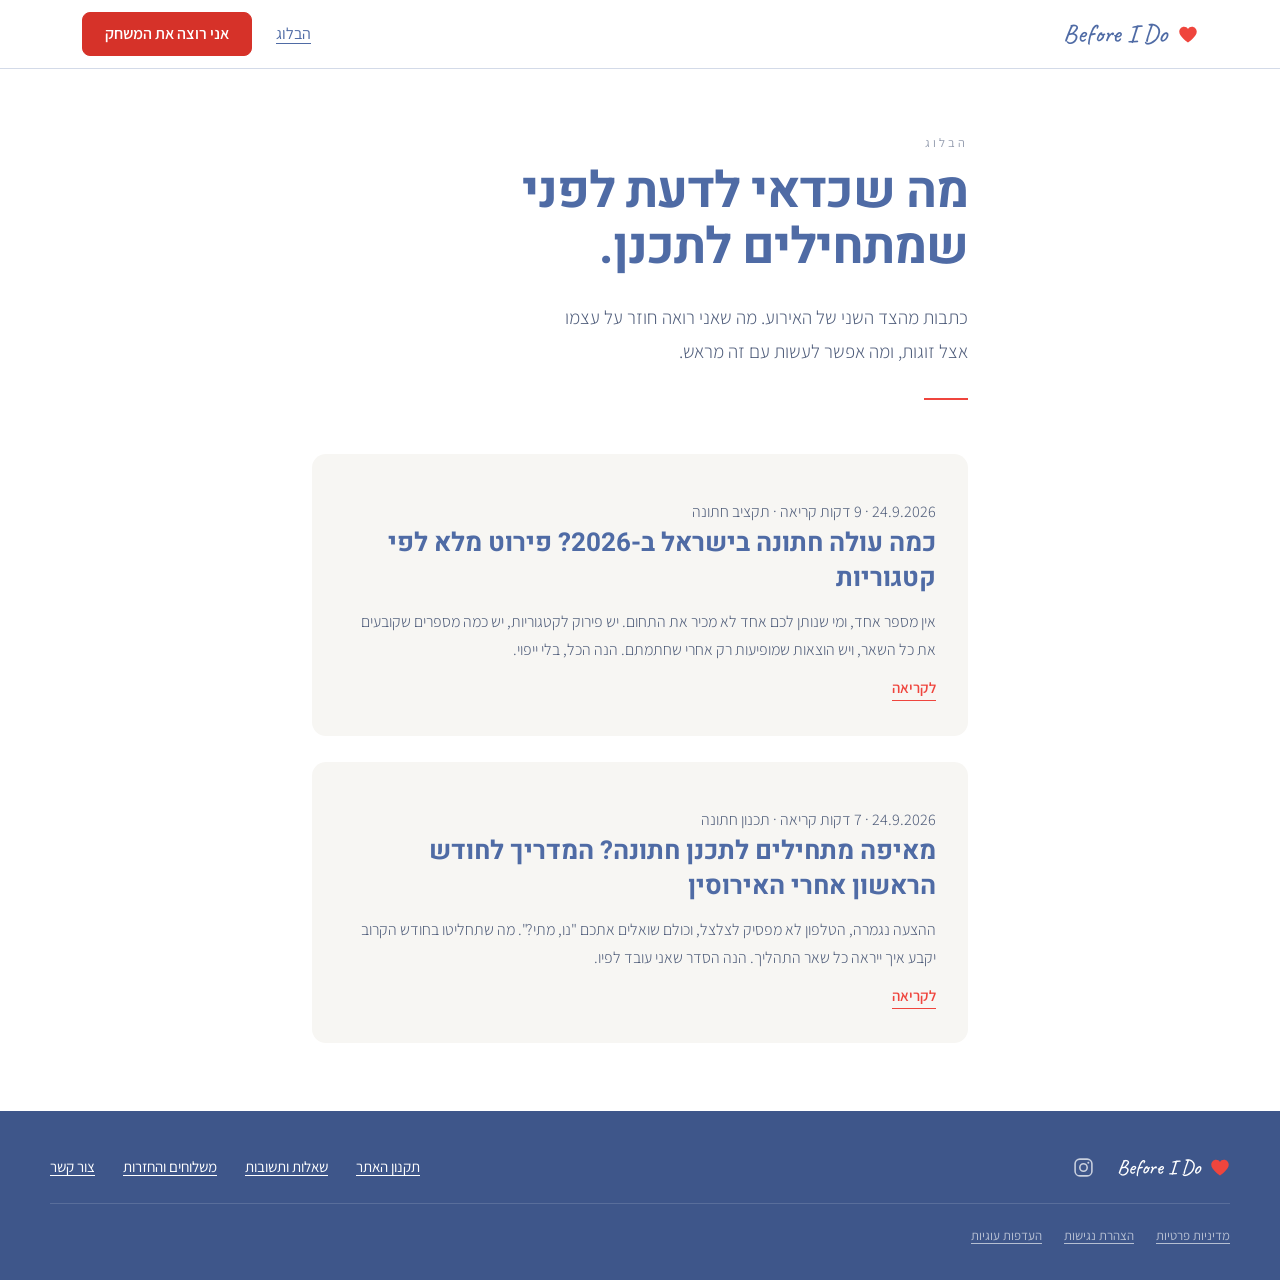
<file: blog/index.html>
<!DOCTYPE html>
<html lang="he" dir="rtl">
<head>
<meta charset="utf-8">
<meta name="viewport" content="width=device-width, initial-scale=1">
<title>הבלוג — Before I Do</title>
<meta name="description" content="כתבות על תכנון חתונה מהצד של המפיק: מאיפה מתחילים, איך מדברים על תקציב, ואיך עוברים את התהליך ביחד.">
<meta name="theme-color" content="#4F6BA5">
<link rel="canonical" href="https://www.beforeido.co.il/blog">
<link rel="icon" href="/assets/favicon.svg" type="image/svg+xml">
<link rel="stylesheet" href="/assets/fonts.css">
<meta property="og:type" content="website">
<meta property="og:locale" content="he_IL">
<meta property="og:site_name" content="Before I Do">
<meta property="og:url" content="https://www.beforeido.co.il/blog">
<meta property="og:title" content="הבלוג — Before I Do">
<meta property="og:description" content="כתבות על תכנון חתונה מהצד של המפיק: מאיפה מתחילים, איך מדברים על תקציב, ואיך עוברים את התהליך ביחד.">
<meta property="og:image" content="https://www.beforeido.co.il/assets/og-card.png">
<meta name="twitter:card" content="summary_large_image">
<script type="application/ld+json">{"@context":"https://schema.org","@type":"Blog","@id":"https://www.beforeido.co.il/blog#blog","name":"הבלוג של Before I Do","inLanguage":"he-IL","publisher":{"@id":"https://www.beforeido.co.il/#org"},"blogPost":[{"@type":"BlogPosting","headline":"כמה עולה חתונה בישראל ב-2026? פירוט מלא לפי קטגוריות","datePublished":"2026-09-24","url":"https://www.beforeido.co.il/blog/kama-ola-chatuna-beisrael-2026"},{"@type":"BlogPosting","headline":"מאיפה מתחילים לתכנן חתונה? המדריך לחודש הראשון אחרי האירוסין","datePublished":"2026-09-24","url":"https://www.beforeido.co.il/blog/meifo-matchilim-letachnen-chatuna"}]}</script>
<style>
  *, *::before, *::after { box-sizing: border-box; }
  :root { color-scheme: light; }
  html { -webkit-text-size-adjust: 100%; }
  body {
    margin: 0; background: #fff; color: #2F3F63;
    font: 300 17px/1.85 Assistant, system-ui, sans-serif;
  }
  a { color: #4F6BA5; }
  a:focus-visible, button:focus-visible {
    outline: 3px solid #EF453D; outline-offset: 3px; border-radius: 4px;
  }
  img { max-width: 100%; height: auto; }

  /* ── header ───────────────────────────────────────────── */
  .bl-top { background: #fff; border-bottom: 1.5px solid rgba(79,107,165,.25); }
  .bl-top-in {
    max-width: 1180px; margin: 0 auto; padding: 12px clamp(20px,5vw,32px);
    display: flex; align-items: center; justify-content: space-between;
    gap: 12px clamp(14px,3vw,26px); flex-wrap: wrap;
  }
  .bl-brand { display: inline-flex; align-items: center; gap: 11px; min-height: 44px; text-decoration: none; }
  .bl-brand span { font: 500 clamp(17px,2.94vw,26px)/1 Caveat, cursive; color: #4F6BA5; }
  .bl-top-nav { display: flex; align-items: center; gap: 10px clamp(14px,3vw,24px); flex-wrap: wrap; }
  .bl-top-nav > a {
    display: inline-flex; align-items: center; min-height: 44px;
    font: 400 16px/1 Assistant, sans-serif; color: #4F6BA5;
    text-decoration: underline; text-underline-offset: 4px;
  }
  .bl-cta {
    text-decoration: none !important; color: #fff !important;
    background: #D63229; border: 1.5px solid #D63229; border-radius: 8px;
    padding: 0 22px; height: 44px; font-weight: 600 !important; white-space: nowrap;
    transition: transform 200ms cubic-bezier(.22,.8,.3,1), box-shadow 200ms ease;
  }
  @media (hover: hover) { .bl-cta:hover { transform: translateY(-2px); box-shadow: 0 8px 20px rgba(31,44,74,.18); } }
  .bl-cta:active { transform: translateY(0); }

  /* ── shared shell ─────────────────────────────────────── */
  .bl-wrap { max-width: 720px; margin: 0 auto; padding: clamp(36px,6vw,68px) clamp(20px,5vw,32px); }
  .bl-eyebrow {
    margin: 0 0 14px; font: 400 12.5px/1 Assistant, sans-serif;
    letter-spacing: 3px; color: rgba(47,63,99,.5);
  }
  .bl-rule { display: block; width: 44px; height: 2px; background: #EF453D; margin: clamp(22px,3vw,30px) 0; }

  /* ── index ────────────────────────────────────────────── */
  .bl-index h1 {
    margin: 0; font: 700 clamp(30px,5vw,50px)/1.12 Heebo, sans-serif;
    letter-spacing: -1px; color: #4F6BA5;
  }
  .bl-index > p.bl-dek {
    margin: clamp(18px,2.4vw,24px) 0 0; max-width: 46ch;
    font: 300 clamp(17px,2.1vw,19px)/1.8 Assistant, sans-serif; color: rgba(47,63,99,.85);
  }
  .bl-list { margin: clamp(34px,5vw,54px) 0 0; display: flex; flex-direction: column; gap: clamp(20px,3vw,26px); }
  .bl-card {
    display: block; text-decoration: none; background: #F7F6F3;
    border-radius: 14px; padding: clamp(24px,3.4vw,32px);
    transition: transform 220ms cubic-bezier(.22,.8,.3,1), box-shadow 220ms ease;
  }
  @media (hover: hover) { .bl-card:hover { transform: translateY(-3px); box-shadow: 0 16px 34px rgba(31,44,74,.12); } }
  .bl-card-meta { margin: 0 0 12px; font: 400 13px/1 Assistant, sans-serif; color: rgba(47,63,99,.55); }
  .bl-card h2 {
    margin: 0; font: 700 clamp(20px,2.8vw,26px)/1.35 Heebo, sans-serif; color: #4F6BA5;
  }
  .bl-card p { margin: 12px 0 0; font: 300 16px/1.75 Assistant, sans-serif; color: rgba(47,63,99,.85); }
  .bl-card span.bl-more {
    display: inline-block; margin-top: 16px;
    font: 600 15px/1 Assistant, sans-serif; color: #EF453D;
    border-bottom: 1.5px solid #EF453D; padding-bottom: 5px;
  }

  /* ── article ──────────────────────────────────────────── */
  .bl-post h1 {
    margin: 0; font: 700 clamp(28px,4.6vw,46px)/1.15 Heebo, sans-serif;
    letter-spacing: -.8px; color: #4F6BA5;
  }
  .bl-lede {
    margin: clamp(20px,2.6vw,26px) 0 0;
    font: 300 clamp(18px,2.3vw,21px)/1.75 Assistant, sans-serif; color: rgba(47,63,99,.85);
  }
  .bl-body { margin-top: clamp(8px,1.4vw,14px); }
  .bl-body h2 {
    margin: clamp(38px,5vw,56px) 0 clamp(12px,1.6vw,18px);
    font: 700 clamp(22px,3vw,30px)/1.3 Heebo, sans-serif; color: #4F6BA5; letter-spacing: -.4px;
  }
  .bl-body h3 {
    margin: clamp(26px,3.4vw,34px) 0 clamp(8px,1.2vw,12px);
    font: 700 clamp(18px,2.2vw,21px)/1.4 Heebo, sans-serif; color: #2F3F63;
  }
  .bl-body p { margin: 0 0 clamp(14px,1.8vw,20px); }
  .bl-body strong { font-weight: 700; color: #4F6BA5; }
  .bl-body ul { margin: 0 0 clamp(16px,2vw,22px); padding-inline-start: 0; list-style: none; }
  .bl-body ul > li {
    position: relative; margin: 0 0 10px; padding-inline-start: 22px;
  }
  .bl-body ul > li::before {
    content: ""; position: absolute; inset-inline-start: 4px; top: .78em;
    width: 6px; height: 6px; border-radius: 50%; background: #EF453D;
  }

  /* A two-column figure list. Real table semantics through roles, so it
     reads correctly to a screen reader without a <table> to wrangle in RTL. */
  .bl-table {
    margin: 0 0 clamp(18px,2.4vw,26px);
    border-block-start: 1px solid rgba(79,107,165,.22);
  }
  .bl-table > [role="row"] {
    display: flex; align-items: baseline; justify-content: space-between;
    gap: 16px; padding: 14px 2px;
    border-block-end: 1px solid rgba(79,107,165,.22);
  }
  .bl-table [role="rowheader"] { font: 400 16px/1.4 Assistant, sans-serif; color: rgba(47,63,99,.85); }
  .bl-table [role="cell"] {
    font: 700 clamp(17px,2.1vw,19px)/1.2 Heebo, sans-serif; color: #4F6BA5;
    white-space: nowrap; direction: ltr; unicode-bidi: isolate;
  }

  /* ── the product, once, at the end ────────────────────── */
  .bl-plug {
    margin: clamp(44px,6vw,68px) 0 0; background: #4F6BA5; border-radius: 16px;
    padding: clamp(28px,4vw,40px); color: #fff; text-align: center;
  }
  .bl-plug p.bl-plug-eye {
    margin: 0 0 12px; font: 400 12.5px/1 Assistant, sans-serif;
    letter-spacing: 3px; color: rgba(255,255,255,.6);
  }
  .bl-plug h2 { margin: 0; font: 700 clamp(21px,2.8vw,27px)/1.35 Heebo, sans-serif; color: #fff; }
  .bl-plug p.bl-plug-body {
    margin: 14px auto 0; max-width: 46ch;
    font: 300 16px/1.8 Assistant, sans-serif; color: rgba(255,255,255,.9);
  }
  .bl-plug a {
    display: inline-flex; align-items: center; justify-content: center;
    margin-top: 24px; min-height: 52px; padding: 0 34px; border-radius: 8px;
    background: #fff; color: #4F6BA5; border: 1.5px solid #fff;
    font: 600 17px/1 Assistant, sans-serif; text-decoration: none; white-space: nowrap;
    transition: transform 200ms cubic-bezier(.22,.8,.3,1), box-shadow 200ms ease;
  }
  @media (hover: hover) { .bl-plug a:hover { transform: translateY(-2px); box-shadow: 0 8px 20px rgba(0,0,0,.2); } }
  .bl-plug a:active { transform: translateY(0); }

  .bl-back { margin: clamp(30px,4vw,44px) 0 0; font: 400 15px/1 Assistant, sans-serif; }
  .bl-back a { display: inline-flex; align-items: center; min-height: 44px; }

  /* ── footer (same bar the rest of the site carries) ───── */
  #bid-footer {
    background: #3E568A;
    padding: clamp(26px,3.6vw,34px) clamp(20px,5vw,32px) clamp(20px,3vw,26px);
    font-family: Assistant, system-ui, sans-serif;
  }
  .bid-f-bar {
    max-width: 1180px; margin: 0 auto;
    display: flex; flex-wrap: wrap; align-items: center;
    justify-content: space-between; gap: 2px clamp(18px,3vw,32px);
  }
  .bid-f-logo { display: inline-flex; align-items: center; gap: 10px; min-height: 44px; text-decoration: none; }
  .bid-f-logo span { font: 500 clamp(16px,2.4vw,21px)/1 Caveat, cursive; color: #fff; }
  .bid-f-links { display: flex; flex-wrap: wrap; align-items: center; gap: 0 clamp(16px,2.4vw,28px); }
  .bid-f-links > a {
    display: inline-flex; align-items: center; min-height: 44px;
    font: 400 15px/1.5 Assistant, sans-serif; color: #fff;
    text-decoration: underline; text-underline-offset: 3px;
  }
  .bid-f-fine {
    max-width: 1180px; margin: clamp(10px,1.4vw,14px) auto 0;
    padding-block-start: clamp(10px,1.4vw,14px);
    border-block-start: 1px solid rgba(255,255,255,.14);
    display: flex; flex-wrap: wrap; align-items: center; gap: 0 clamp(14px,2vw,22px);
  }
  .bid-f-fine > a {
    display: inline-flex; align-items: center; min-height: 36px;
    font: 400 13px/1.5 Assistant, sans-serif; color: rgba(255,255,255,.62);
    text-decoration: underline; text-underline-offset: 3px;
  }
  @media (hover: hover) { .bid-f-fine > a:hover { color: #fff; } }
  .bid-f-brand { display: inline-flex; align-items: center; gap: clamp(6px,1.4vw,12px); }
  .bid-f-ig {
    display: inline-flex; align-items: center; justify-content: center;
    width: 44px; height: 44px; color: rgba(255,255,255,.72); text-decoration: none;
    transition: color 200ms ease, transform 200ms cubic-bezier(.22,.8,.3,1);
  }
  .bid-f-ig svg { display: block; width: 21px; height: 21px; }
  @media (hover: hover) { .bid-f-ig:hover { color: #fff; transform: translateY(-2px); } }
  @media (max-width: 760px) {
    .bid-f-bar { justify-content: center; gap: 4px 0; }
    .bid-f-links { justify-content: center; gap: 0 20px; }
    .bid-f-fine { justify-content: center; gap: 0 18px; }
  }
  @media (prefers-reduced-motion: reduce) {
    * { transition: none !important; }
  }
</style>
<!-- Google tag (gtag.js) — denied until the cookie banner is answered -->
<script>
(function () {
  window.dataLayer = window.dataLayer || [];
  window.gtag = function () { dataLayer.push(arguments); };

  function state() {
    try {
      var raw = localStorage.getItem('bid-cookie-consent');
      return raw && JSON.parse(raw).value === 'all' ? 'granted' : 'denied';
    } catch (e) { return 'denied'; }
  }

  var v = state();
  gtag('consent', 'default', {
    ad_storage: v, ad_user_data: v, ad_personalization: v,
    analytics_storage: v, wait_for_update: 500
  });
  gtag('js', new Date());
  gtag('config', 'AW-18472514997');

  var last = v;
  setInterval(function () {
    var now = state();
    if (now === last) return;
    last = now;
    gtag('consent', 'update', {
      ad_storage: now, ad_user_data: now,
      ad_personalization: now, analytics_storage: now
    });
  }, 700);
})();
</script>
<script async src="https://www.googletagmanager.com/gtag/js?id=AW-18472514997"></script>
</head>
<body>
<header class="bl-top">
<div class="bl-top-in">
<a class="bl-brand" href="/"><svg width="20" height="17" viewBox="0 0 24 21" fill="#EF453D" aria-hidden="true" style="display:block"><path d="M12 20.4C12 20.4 1.2 13.3 1.2 7.1 1.2 3.7 3.9 1 7.1 1 9.2 1 11.1 2.1 12 3.8 12.9 2.1 14.8 1 16.9 1 20.1 1 22.8 3.7 22.8 7.1 22.8 13.3 12 20.4 12 20.4Z"></path></svg><span>Before I Do</span></a>
<nav class="bl-top-nav">
<a href="/blog">הבלוג</a>
<a class="bl-cta" href="/checkout">אני רוצה את המשחק</a>
</nav>
</div>
</header>
<main class="bl-wrap bl-index">
<p class="bl-eyebrow">הבלוג</p>
<h1>מה שכדאי לדעת לפני שמתחילים לתכנן.</h1>
<p class="bl-dek">כתבות מהצד השני של האירוע. מה שאני רואה חוזר על עצמו אצל זוגות, ומה אפשר לעשות עם זה מראש.</p>
<i class="bl-rule" aria-hidden="true"></i>
<div class="bl-list">
<a class="bl-card" href="/blog/kama-ola-chatuna-beisrael-2026">
<p class="bl-card-meta">24.9.2026 · 9 דקות קריאה · תקציב חתונה</p>
<h2>כמה עולה חתונה בישראל ב-2026? פירוט מלא לפי קטגוריות</h2>
<p>אין מספר אחד, ומי שנותן לכם אחד לא מכיר את התחום. יש פירוק לקטגוריות, יש כמה מספרים שקובעים את כל השאר, ויש הוצאות שמופיעות רק אחרי שחתמתם. הנה הכל, בלי ייפוי.</p>
<span class="bl-more">לקריאה</span>
</a>
<a class="bl-card" href="/blog/meifo-matchilim-letachnen-chatuna">
<p class="bl-card-meta">24.9.2026 · 7 דקות קריאה · תכנון חתונה</p>
<h2>מאיפה מתחילים לתכנן חתונה? המדריך לחודש הראשון אחרי האירוסין</h2>
<p>ההצעה נגמרה, הטלפון לא מפסיק לצלצל, וכולם שואלים אתכם "נו, מתי?". מה שתחליטו בחודש הקרוב יקבע איך ייראה כל שאר התהליך. הנה הסדר שאני עובד לפיו.</p>
<span class="bl-more">לקריאה</span>
</a>
</div>
</main>
<footer id="bid-footer" dir="rtl">
<div class="bid-f-bar">
<div class="bid-f-brand">
<a class="bid-f-logo" href="/">
<svg width="20" height="17" viewBox="0 0 24 21" fill="#EF453D" aria-hidden="true" style="display:block"><path d="M12 20.4C12 20.4 1.2 13.3 1.2 7.1 1.2 3.7 3.9 1 7.1 1 9.2 1 11.1 2.1 12 3.8 12.9 2.1 14.8 1 16.9 1 20.1 1 22.8 3.7 22.8 7.1 22.8 13.3 12 20.4 12 20.4Z"></path></svg>
<span>Before I Do</span>
</a>
<a class="bid-f-ig" href="https://www.instagram.com/beforeido_wedding" target="_blank" rel="noopener" aria-label="Before I Do באינסטגרם">
<svg viewBox="0 0 24 24" fill="none" stroke="currentColor" stroke-width="1.8" aria-hidden="true"><rect x="2.4" y="2.4" width="19.2" height="19.2" rx="5.4"/><circle cx="12" cy="12" r="4.2"/><circle cx="17.5" cy="6.5" r="1.15" fill="currentColor" stroke="none"/></svg>
</a>
</div>
<nav class="bid-f-links" aria-label="מידע ותקנון">
<a href="/terms#terms">תקנון האתר</a>
<a href="/#bid-faq-section">שאלות ותשובות</a>
<a href="/terms#returns">משלוחים והחזרות</a>
<a href="tel:0526604320">צור קשר</a>
</nav>
</div>
<div class="bid-f-fine">
<a href="/privacy#privacy">מדיניות פרטיות</a>
<a href="/privacy#accessibility">הצהרת נגישות</a>
<a href="/privacy#cookies">העדפות עוגיות</a>
</div>
</footer>
</body>
</html>
</file>
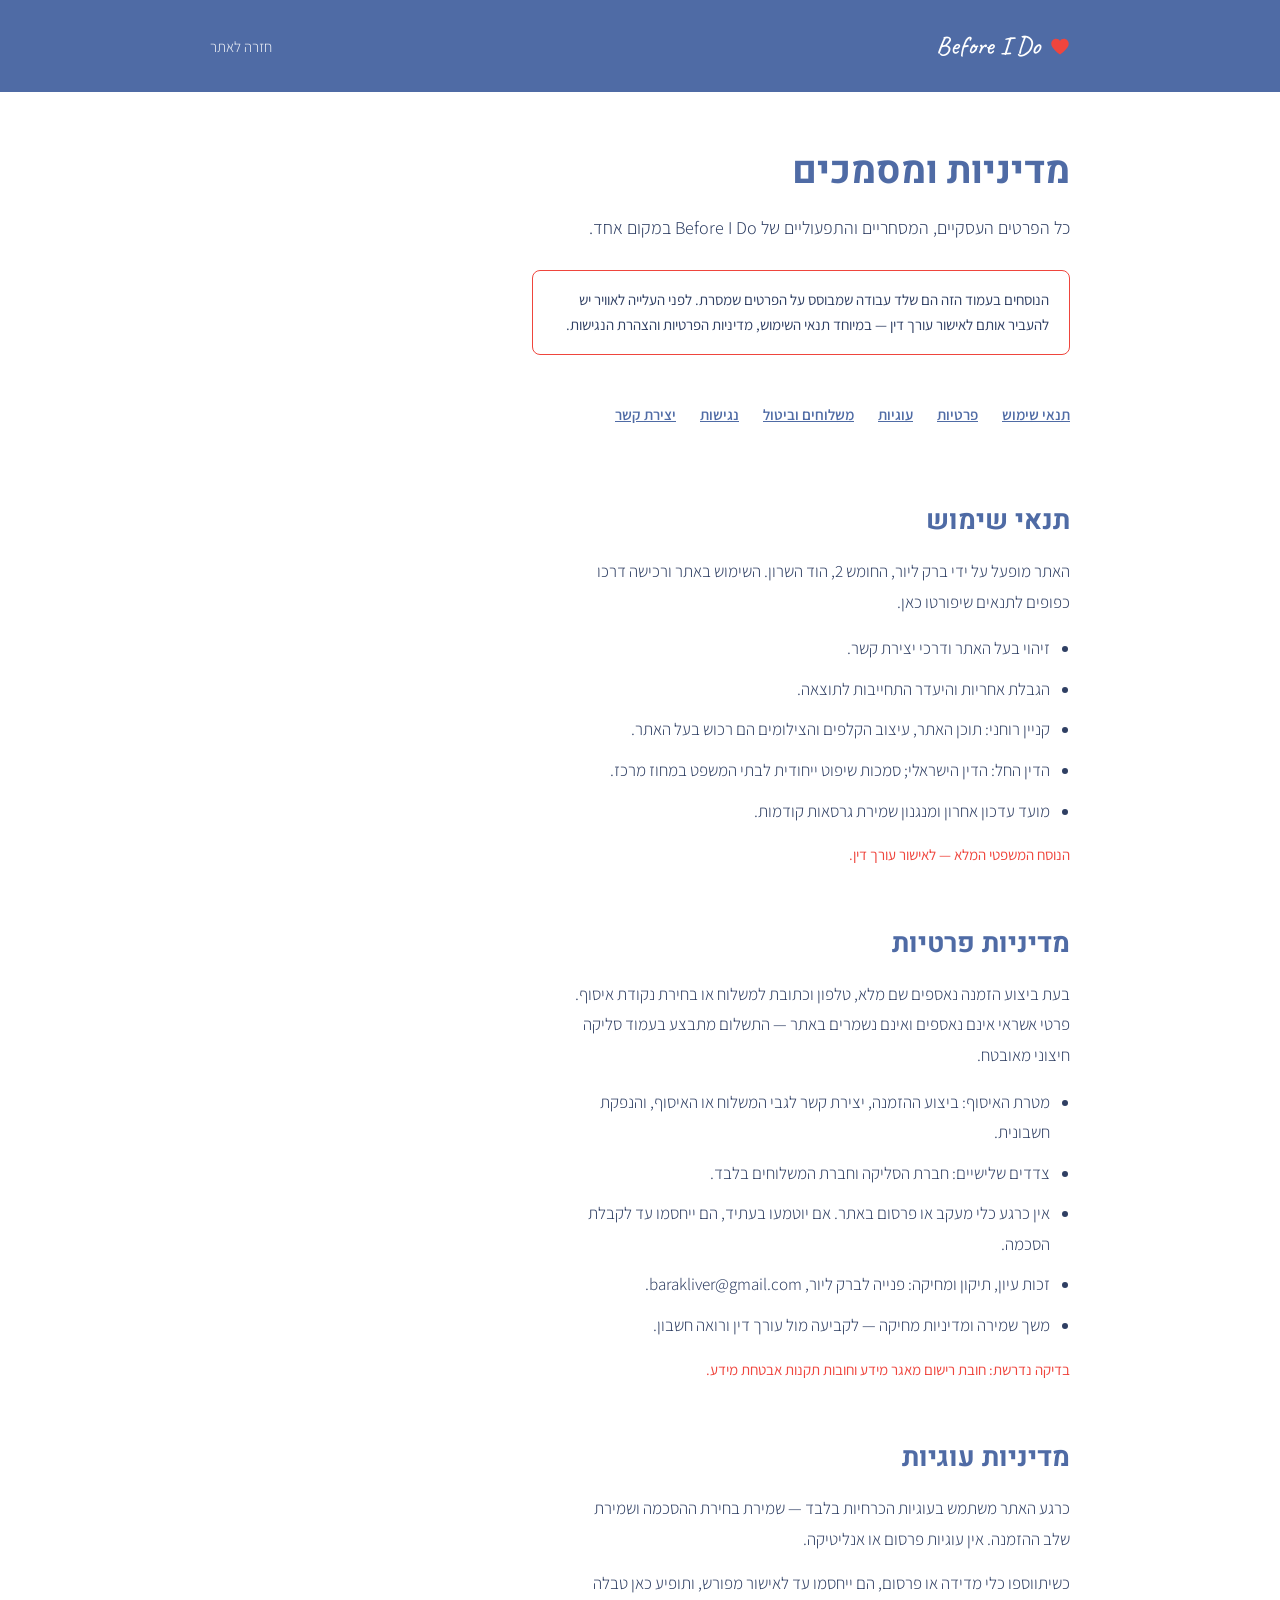
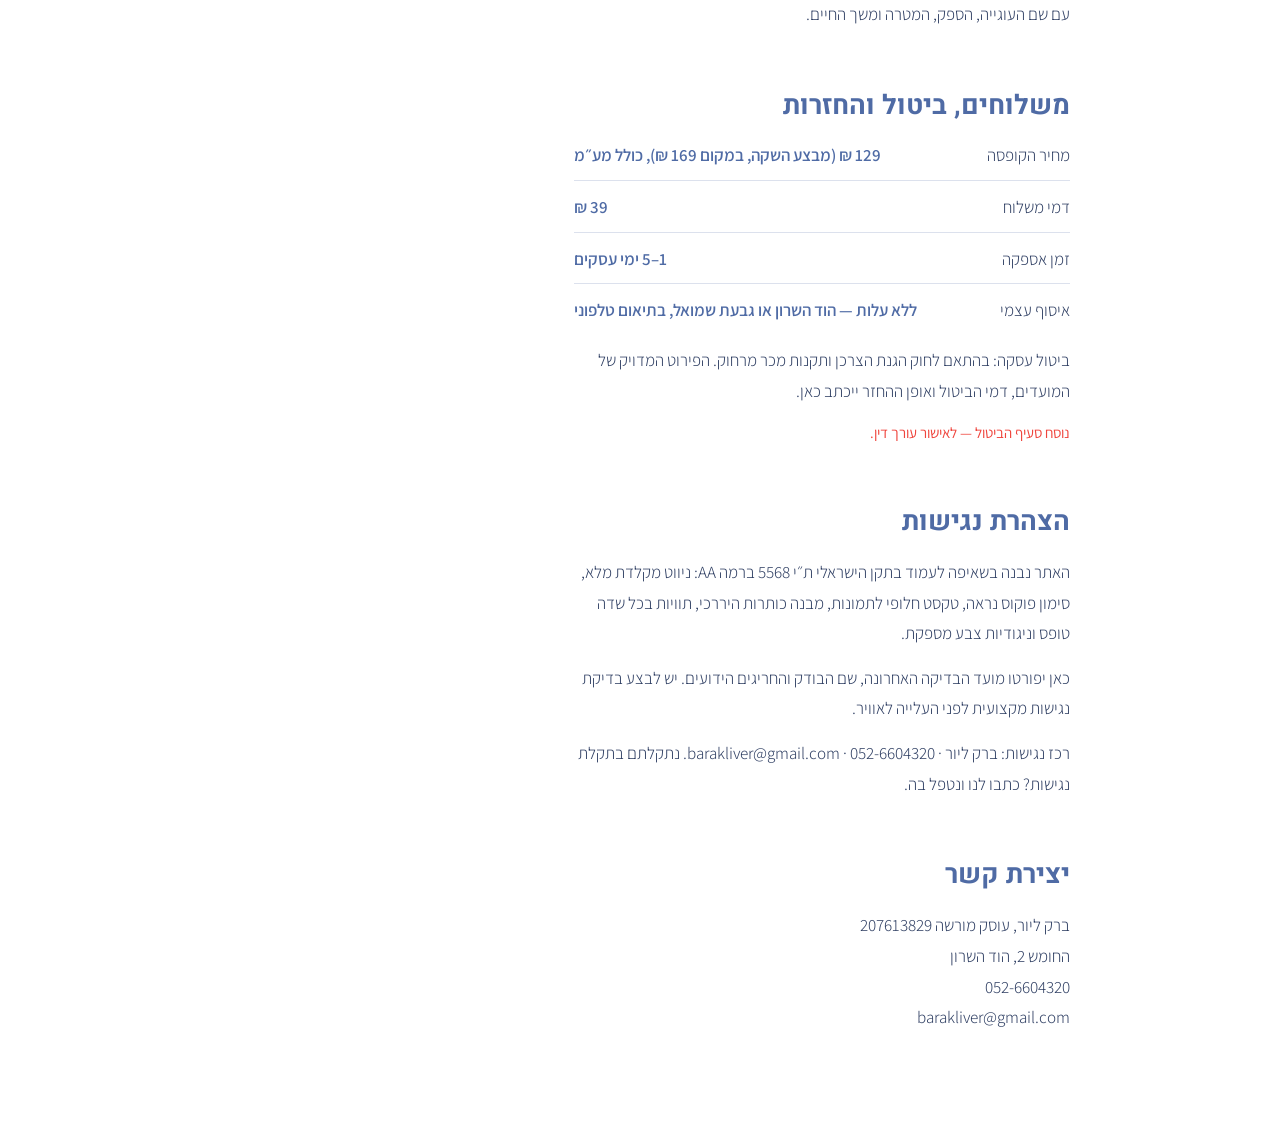
<file: policies.html>
<!DOCTYPE html>
<html lang="he" dir="rtl">
<head>
<meta charset="utf-8">
<meta name="viewport" content="width=device-width, initial-scale=1">
<title>מדיניות ומסמכים — Before I Do</title>
<meta name="description" content="מסמך פנימי">
<meta name="theme-color" content="#4F6BA5">
<meta name="robots" content="noindex, nofollow">
<link rel="icon" href="/assets/favicon.svg" type="image/svg+xml">
<link rel="stylesheet" href="/assets/fonts.css">
<script src="/assets/js/app.js"></script>
</head>
<body>
<x-dc>
<helmet>
<style>
body{margin:0;background:#fff}
a{color:#4F6BA5}
a:hover{color:#EF453D}
:focus-visible{outline:2px solid #EF453D;outline-offset:3px}
</style>
<style>
  a:focus-visible, button:focus-visible, input:focus-visible,
  select:focus-visible, textarea:focus-visible, [tabindex]:focus-visible {
    outline: 3px solid #EF453D !important; outline-offset: 3px !important;
  }
  nav a, footer a, header a { min-height: 44px; display: inline-flex; align-items: center; }
</style>
<style>
  @media (max-width: 760px) {
    /* A CSS snippet with no break opportunity is the one thing genuinely wider
       than the screen. Everything else only LOOKS wide: the rotated mock-ups
       sit at a negative offset, which in RTL still counts as page width, so
       clipping the axis is enough. Constraining widths element-by-element is
       not — it collapses the text to one word per line. */
    [style*="monospace"] { overflow-wrap: anywhere; word-break: break-word; }
    html, body { overflow-x: hidden; }
  }
</style>
<style>
  a[href="/checkout"], a[href^="https://pay.grow.link"],
  .bid-tk-cta, #bid-where .bid-w-go a, button {
    transition: transform 200ms cubic-bezier(.22,.8,.3,1),
                box-shadow 200ms ease,
                background-color 200ms ease;
  }
  @media (hover: hover) {
    a[href="/checkout"]:hover, a[href^="https://pay.grow.link"]:hover,
    .bid-tk-cta:hover, button:not(:disabled):not([disabled]):hover {
      transform: translateY(-2px);
      box-shadow: 0 8px 20px rgba(31, 44, 74, .18);
    }
  }
  a[href="/checkout"]:active, a[href^="https://pay.grow.link"]:active,
  .bid-tk-cta:active, button:not(:disabled):not([disabled]):active {
    transform: translateY(0);
    box-shadow: 0 2px 8px rgba(31, 44, 74, .14);
  }
  /* The checkout's legal links sit in a plain div rather than a <footer>, so
     the site-wide 44px rule never reached them. */
  a[href^="/privacy#"], a[href^="/terms#"] {
    min-height: 44px; display: inline-flex; align-items: center;
  }

  /* Standalone links that act as controls get a thumb-sized box. Inline
     links inside a paragraph are left alone — they are text, not buttons. */
  a[href="/"], a[href="/checkout"], .bid-tk-cta {
    min-height: 44px; display: inline-flex; align-items: center;
  }
  .bid-tk-cta { min-height: 0; }

  /* A disabled step button must not pretend it can be pressed. */
  button:disabled, button[disabled] { transform: none !important; box-shadow: none !important; }
  @media (prefers-reduced-motion: reduce) {
    a[href="/checkout"], a[href^="https://pay.grow.link"],
    .bid-tk-cta, #bid-where .bid-w-go a, button { transition: none; }
    a[href="/checkout"]:hover, a[href^="https://pay.grow.link"]:hover,
    .bid-tk-cta:hover, button:not(:disabled):hover { transform: none; }
  }
</style>
</helmet>

<div dir="rtl" style="background:#fff;font-family:Assistant,system-ui,sans-serif">

<div style="background:#4F6BA5">
<div style="max-width:860px;margin:0 auto;padding:24px 28px;display:flex;align-items:center;justify-content:space-between;gap:16px;flex-wrap:wrap">
<div style="display:flex;align-items:center;gap:10px">
<svg width="20" height="17" viewBox="0 0 24 21" fill="#EF453D" style="display:block"><path d="M12 20.4C12 20.4 1.2 13.3 1.2 7.1 1.2 3.7 3.9 1 7.1 1 9.2 1 11.1 2.1 12 3.8 12.9 2.1 14.8 1 16.9 1 20.1 1 22.8 3.7 22.8 7.1 22.8 13.3 12 20.4 12 20.4Z"></path></svg>
<p style="margin:0;font:500 26px/1 Caveat,cursive;font-size:clamp(17px, 2.94vw, 26px);color:#fff">Before I Do</p>
</div>
<a href="/" style="font:300 15px/1 Assistant,sans-serif;color:rgba(255,255,255,.9);text-decoration:none">חזרה לאתר</a>
</div>
</div>

<div style="max-width:860px;margin:0 auto;padding:56px 28px 90px">

<h1 style="margin:0;font:700 38px/1.25 Heebo,sans-serif;font-size:clamp(25px, 4.29vw, 38px);color:#4F6BA5">מדיניות ומסמכים</h1>
<p style="margin:16px 0 0;max-width:62ch;font:300 18px/1.8 Assistant,sans-serif;color:#2F3F63">כל הפרטים העסקיים, המסחריים והתפעוליים של Before I Do במקום אחד.</p>

<div style="margin-top:26px;border:1.5px solid #EF453D;border-radius:8px;padding:16px 20px;max-width:62ch">
<p style="margin:0;font:400 15px/1.7 Assistant,sans-serif;color:#2F3F63">הנוסחים בעמוד הזה הם שלד עבודה שמבוסס על הפרטים שמסרת. לפני העלייה לאוויר יש להעביר אותם לאישור עורך דין — במיוחד תנאי השימוש, מדיניות הפרטיות והצהרת הנגישות.</p>
</div>

<nav style="margin-top:38px;display:flex;flex-wrap:wrap;gap:10px 24px">
<a href="#terms" style="font:600 15px/1 Assistant,sans-serif">תנאי שימוש</a>
<a href="#privacy" style="font:600 15px/1 Assistant,sans-serif">פרטיות</a>
<a href="#cookies" style="font:600 15px/1 Assistant,sans-serif">עוגיות</a>
<a href="#returns" style="font:600 15px/1 Assistant,sans-serif">משלוחים וביטול</a>
<a href="#accessibility" style="font:600 15px/1 Assistant,sans-serif">נגישות</a>
<a href="#contact" style="font:600 15px/1 Assistant,sans-serif">יצירת קשר</a>
</nav>

<section id="terms" style="margin-top:66px;max-width:62ch">
<h2 style="margin:0;font:700 27px/1.3 Heebo,sans-serif;font-size:clamp(18px, 3.05vw, 27px);color:#4F6BA5">תנאי שימוש</h2>
<p style="margin:18px 0 0;font:300 17px/1.8 Assistant,sans-serif;color:#2F3F63">האתר מופעל על ידי ברק ליור, החומש 2, הוד השרון. השימוש באתר ורכישה דרכו כפופים לתנאים שיפורטו כאן.</p>
<ul style="margin:16px 0 0;padding-inline-start:20px;display:flex;flex-direction:column;gap:10px;font:300 17px/1.8 Assistant,sans-serif;color:#2F3F63">
<li>זיהוי בעל האתר ודרכי יצירת קשר.</li>
<li>הגבלת אחריות והיעדר התחייבות לתוצאה.</li>
<li>קניין רוחני: תוכן האתר, עיצוב הקלפים והצילומים הם רכוש בעל האתר.</li>
<li>הדין החל: הדין הישראלי; סמכות שיפוט ייחודית לבתי המשפט במחוז מרכז.</li>
<li>מועד עדכון אחרון ומנגנון שמירת גרסאות קודמות.</li>
</ul>
<p style="margin:16px 0 0;font:400 15px/1.7 Assistant,sans-serif;color:#EF453D">הנוסח המשפטי המלא — לאישור עורך דין.</p>
</section>

<section id="privacy" style="margin-top:58px;max-width:62ch">
<h2 style="margin:0;font:700 27px/1.3 Heebo,sans-serif;font-size:clamp(18px, 3.05vw, 27px);color:#4F6BA5">מדיניות פרטיות</h2>
<p style="margin:18px 0 0;font:300 17px/1.8 Assistant,sans-serif;color:#2F3F63">בעת ביצוע הזמנה נאספים שם מלא, טלפון וכתובת למשלוח או בחירת נקודת איסוף. פרטי אשראי אינם נאספים ואינם נשמרים באתר — התשלום מתבצע בעמוד סליקה חיצוני מאובטח.</p>
<ul style="margin:16px 0 0;padding-inline-start:20px;display:flex;flex-direction:column;gap:10px;font:300 17px/1.8 Assistant,sans-serif;color:#2F3F63">
<li>מטרת האיסוף: ביצוע ההזמנה, יצירת קשר לגבי המשלוח או האיסוף, והנפקת חשבונית.</li>
<li>צדדים שלישיים: חברת הסליקה וחברת המשלוחים בלבד.</li>
<li>אין כרגע כלי מעקב או פרסום באתר. אם יוטמעו בעתיד, הם ייחסמו עד לקבלת הסכמה.</li>
<li>זכות עיון, תיקון ומחיקה: פנייה לברק ליור, barakliver@gmail.com.</li>
<li>משך שמירה ומדיניות מחיקה — לקביעה מול עורך דין ורואה חשבון.</li>
</ul>
<p style="margin:16px 0 0;font:400 15px/1.7 Assistant,sans-serif;color:#EF453D">בדיקה נדרשת: חובת רישום מאגר מידע וחובות תקנות אבטחת מידע.</p>
</section>

<section id="cookies" style="margin-top:58px;max-width:62ch">
<h2 style="margin:0;font:700 27px/1.3 Heebo,sans-serif;font-size:clamp(18px, 3.05vw, 27px);color:#4F6BA5">מדיניות עוגיות</h2>
<p style="margin:18px 0 0;font:300 17px/1.8 Assistant,sans-serif;color:#2F3F63">כרגע האתר משתמש בעוגיות הכרחיות בלבד — שמירת בחירת ההסכמה ושמירת שלב ההזמנה. אין עוגיות פרסום או אנליטיקה.</p>
<p style="margin:14px 0 0;font:300 17px/1.8 Assistant,sans-serif;color:#2F3F63">כשיתווספו כלי מדידה או פרסום, הם ייחסמו עד לאישור מפורש, ותופיע כאן טבלה עם שם העוגייה, הספק, המטרה ומשך החיים.</p>
</section>

<section id="returns" style="margin-top:58px;max-width:62ch">
<h2 style="margin:0;font:700 27px/1.3 Heebo,sans-serif;font-size:clamp(18px, 3.05vw, 27px);color:#4F6BA5">משלוחים, ביטול והחזרות</h2>
<div style="margin-top:18px;display:flex;flex-direction:column;gap:12px">
<div style="display:flex;justify-content:space-between;gap:20px;border-bottom:1px solid rgba(79,107,165,.2);padding-bottom:10px;font:300 17px/1.7 Assistant,sans-serif;color:#2F3F63"><p style="margin:0">מחיר הקופסה</p><p style="margin:0;font-weight:600;color:#4F6BA5">129 ₪ (מבצע השקה, במקום 169 ₪), כולל מע״מ</p></div>
<div style="display:flex;justify-content:space-between;gap:20px;border-bottom:1px solid rgba(79,107,165,.2);padding-bottom:10px;font:300 17px/1.7 Assistant,sans-serif;color:#2F3F63"><p style="margin:0">דמי משלוח</p><p style="margin:0;font-weight:600;color:#4F6BA5">39 ₪</p></div>
<div style="display:flex;justify-content:space-between;gap:20px;border-bottom:1px solid rgba(79,107,165,.2);padding-bottom:10px;font:300 17px/1.7 Assistant,sans-serif;color:#2F3F63"><p style="margin:0">זמן אספקה</p><p style="margin:0;font-weight:600;color:#4F6BA5">1–5 ימי עסקים</p></div>
<div style="display:flex;justify-content:space-between;gap:20px;font:300 17px/1.7 Assistant,sans-serif;color:#2F3F63"><p style="margin:0">איסוף עצמי</p><p style="margin:0;font-weight:600;color:#4F6BA5">ללא עלות — הוד השרון או גבעת שמואל, בתיאום טלפוני</p></div>
</div>
<p style="margin:20px 0 0;font:300 17px/1.8 Assistant,sans-serif;color:#2F3F63">ביטול עסקה: בהתאם לחוק הגנת הצרכן ותקנות מכר מרחוק. הפירוט המדויק של המועדים, דמי הביטול ואופן ההחזר ייכתב כאן.</p>
<p style="margin:14px 0 0;font:400 15px/1.7 Assistant,sans-serif;color:#EF453D">נוסח סעיף הביטול — לאישור עורך דין.</p>
</section>

<section id="accessibility" style="margin-top:58px;max-width:62ch">
<h2 style="margin:0;font:700 27px/1.3 Heebo,sans-serif;font-size:clamp(18px, 3.05vw, 27px);color:#4F6BA5">הצהרת נגישות</h2>
<p style="margin:18px 0 0;font:300 17px/1.8 Assistant,sans-serif;color:#2F3F63">האתר נבנה בשאיפה לעמוד בתקן הישראלי ת״י 5568 ברמה AA: ניווט מקלדת מלא, סימון פוקוס נראה, טקסט חלופי לתמונות, מבנה כותרות היררכי, תוויות בכל שדה טופס וניגודיות צבע מספקת.</p>
<p style="margin:14px 0 0;font:300 17px/1.8 Assistant,sans-serif;color:#2F3F63">כאן יפורטו מועד הבדיקה האחרונה, שם הבודק והחריגים הידועים. יש לבצע בדיקת נגישות מקצועית לפני העלייה לאוויר.</p>
<p style="margin:14px 0 0;font:300 17px/1.8 Assistant,sans-serif;color:#2F3F63">רכז נגישות: ברק ליור · 052-6604320 · barakliver@gmail.com. נתקלתם בתקלת נגישות? כתבו לנו ונטפל בה.</p>
</section>

<section id="contact" style="margin-top:58px;max-width:62ch">
<h2 style="margin:0;font:700 27px/1.3 Heebo,sans-serif;font-size:clamp(18px, 3.05vw, 27px);color:#4F6BA5">יצירת קשר</h2>
<p style="margin:18px 0 0;font:300 17px/1.8 Assistant,sans-serif;color:#2F3F63">ברק ליור, עוסק מורשה 207613829<br>החומש 2, הוד השרון<br>052-6604320<br>barakliver@gmail.com</p>
</section>

</div>
</div>

</x-dc>
</body>
</html>
</file>
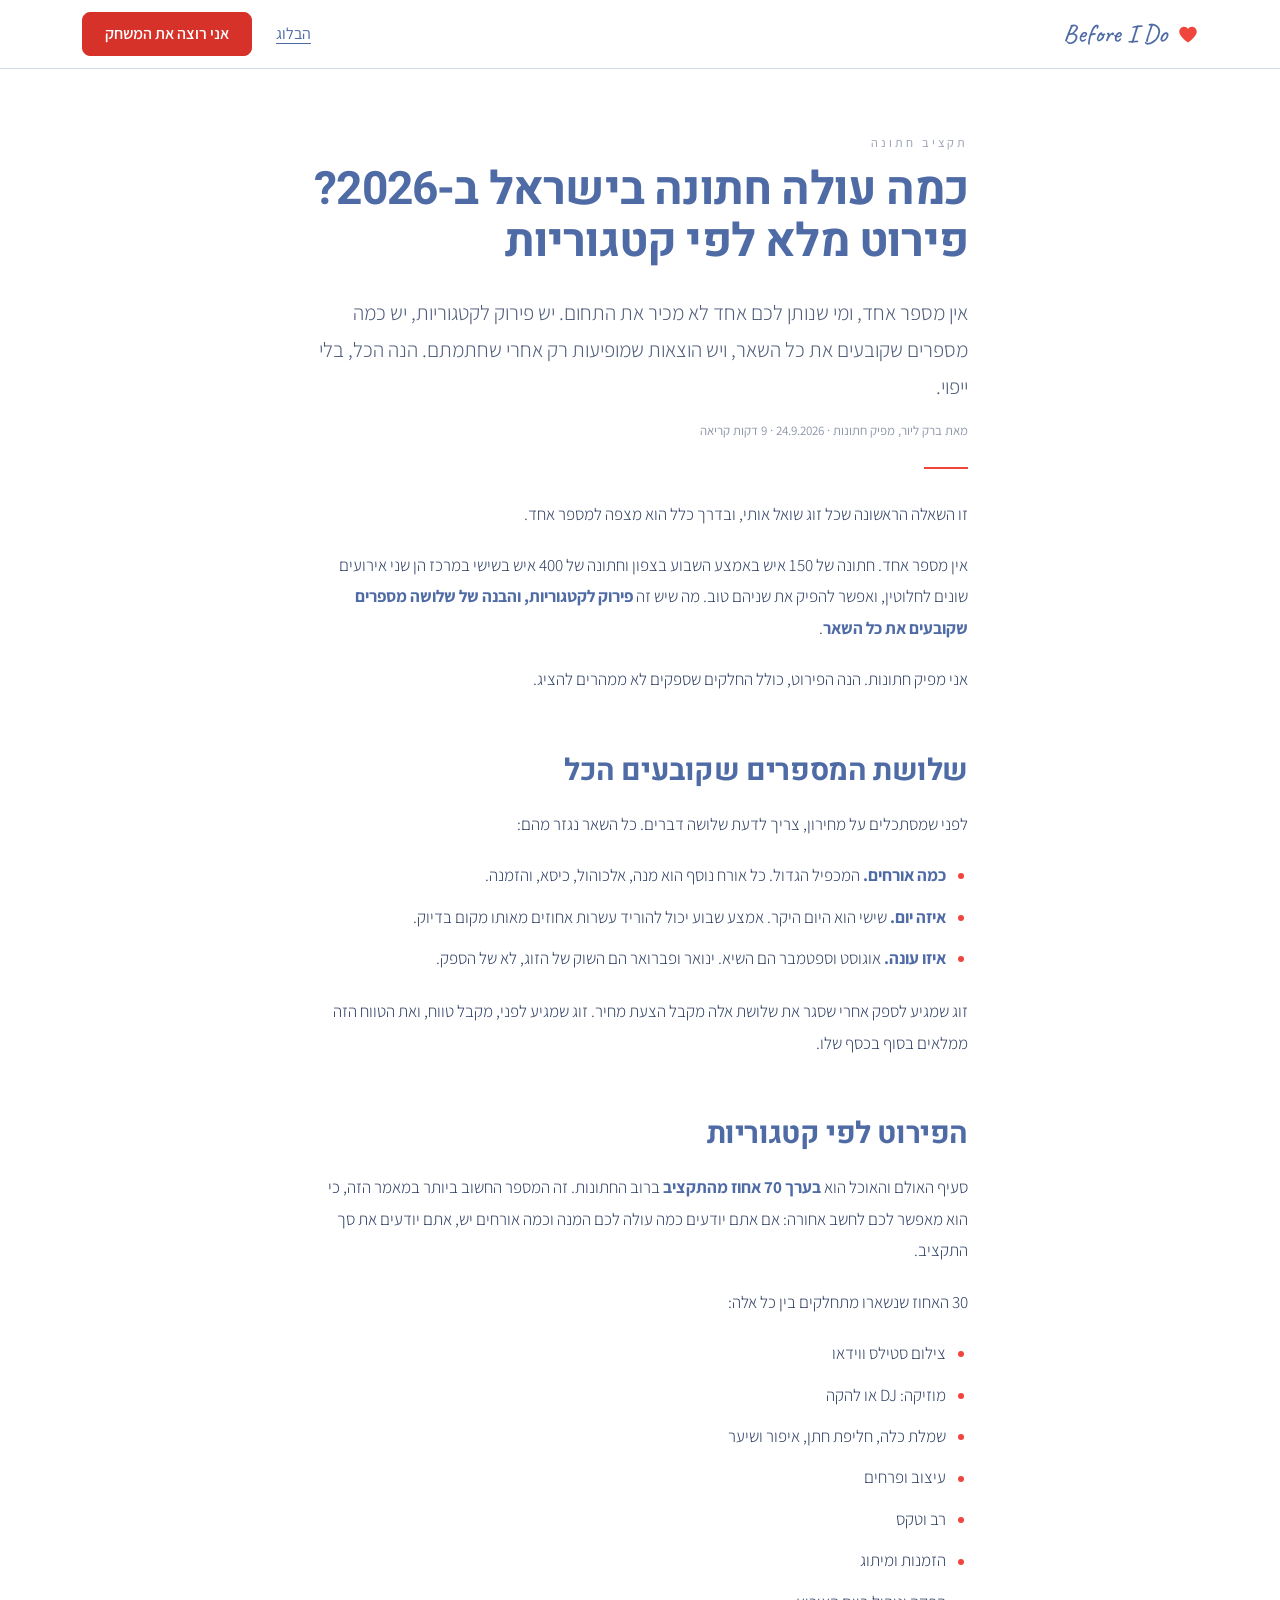
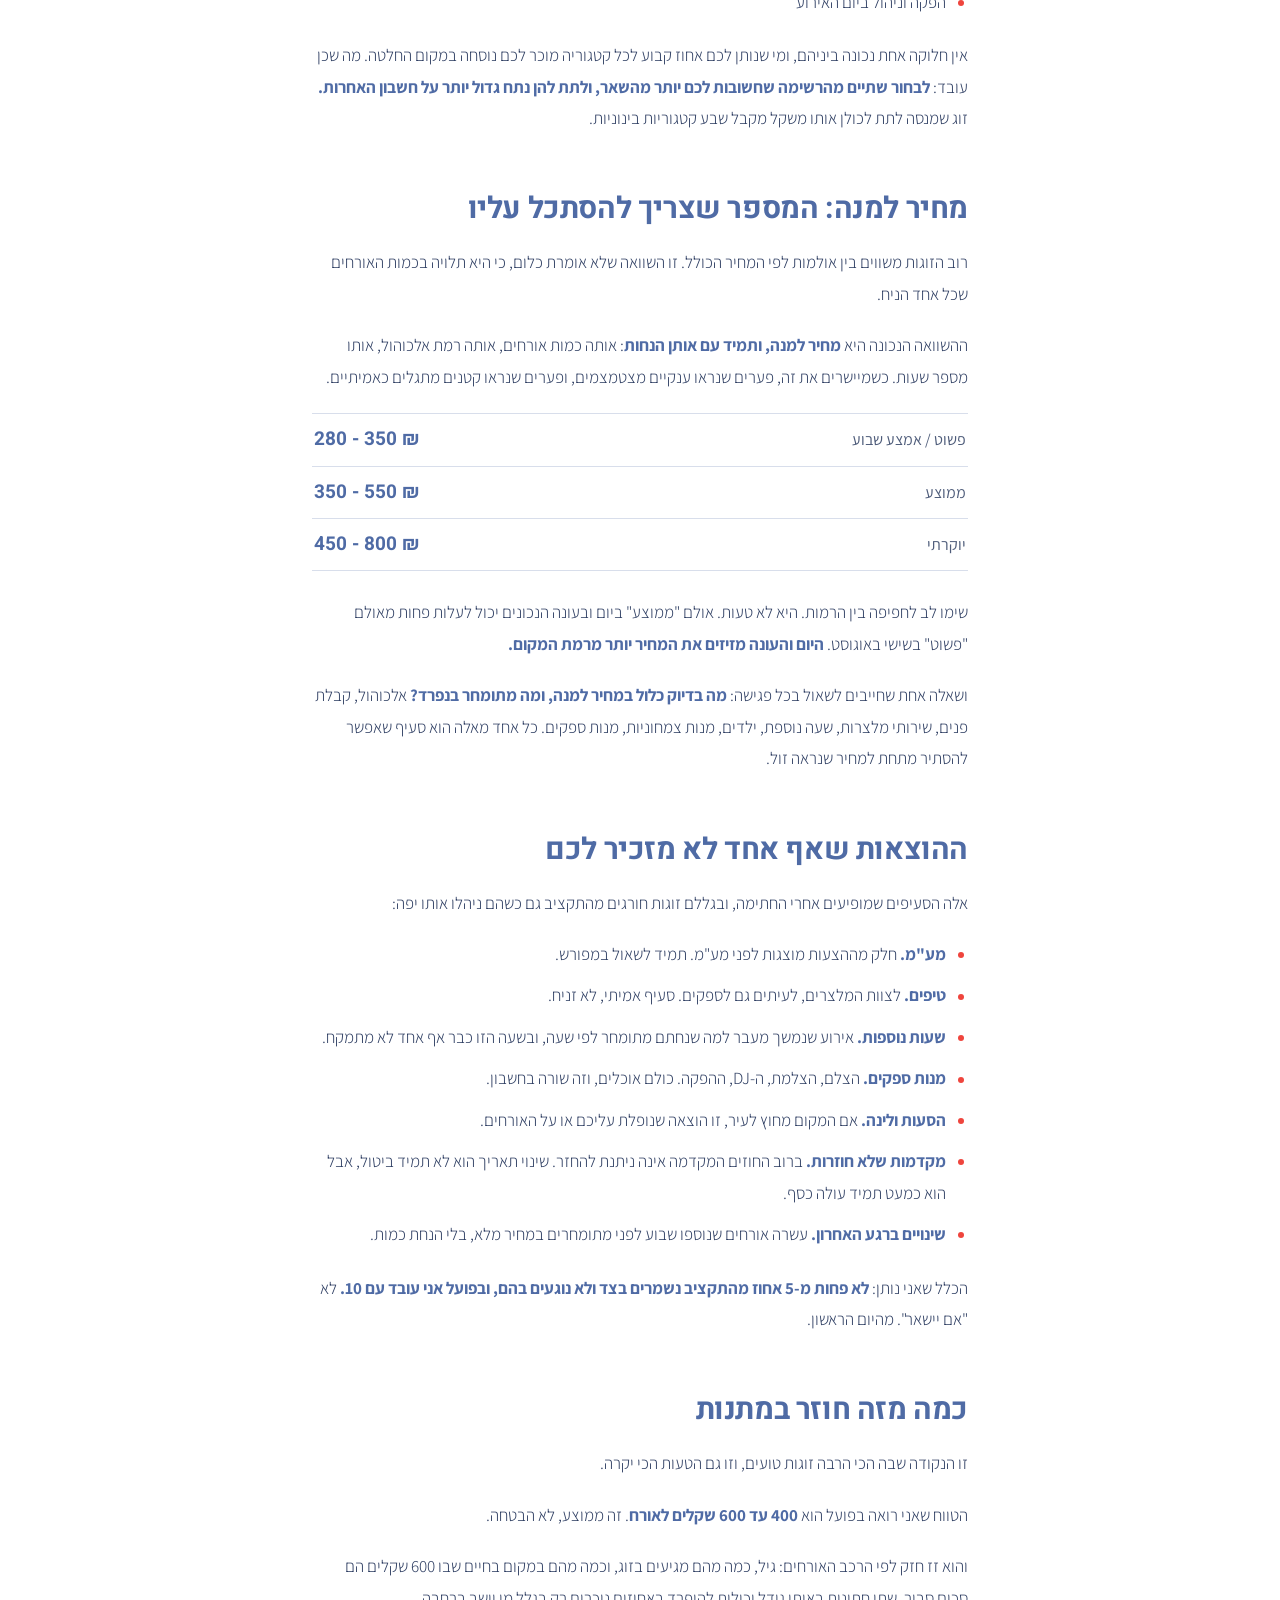
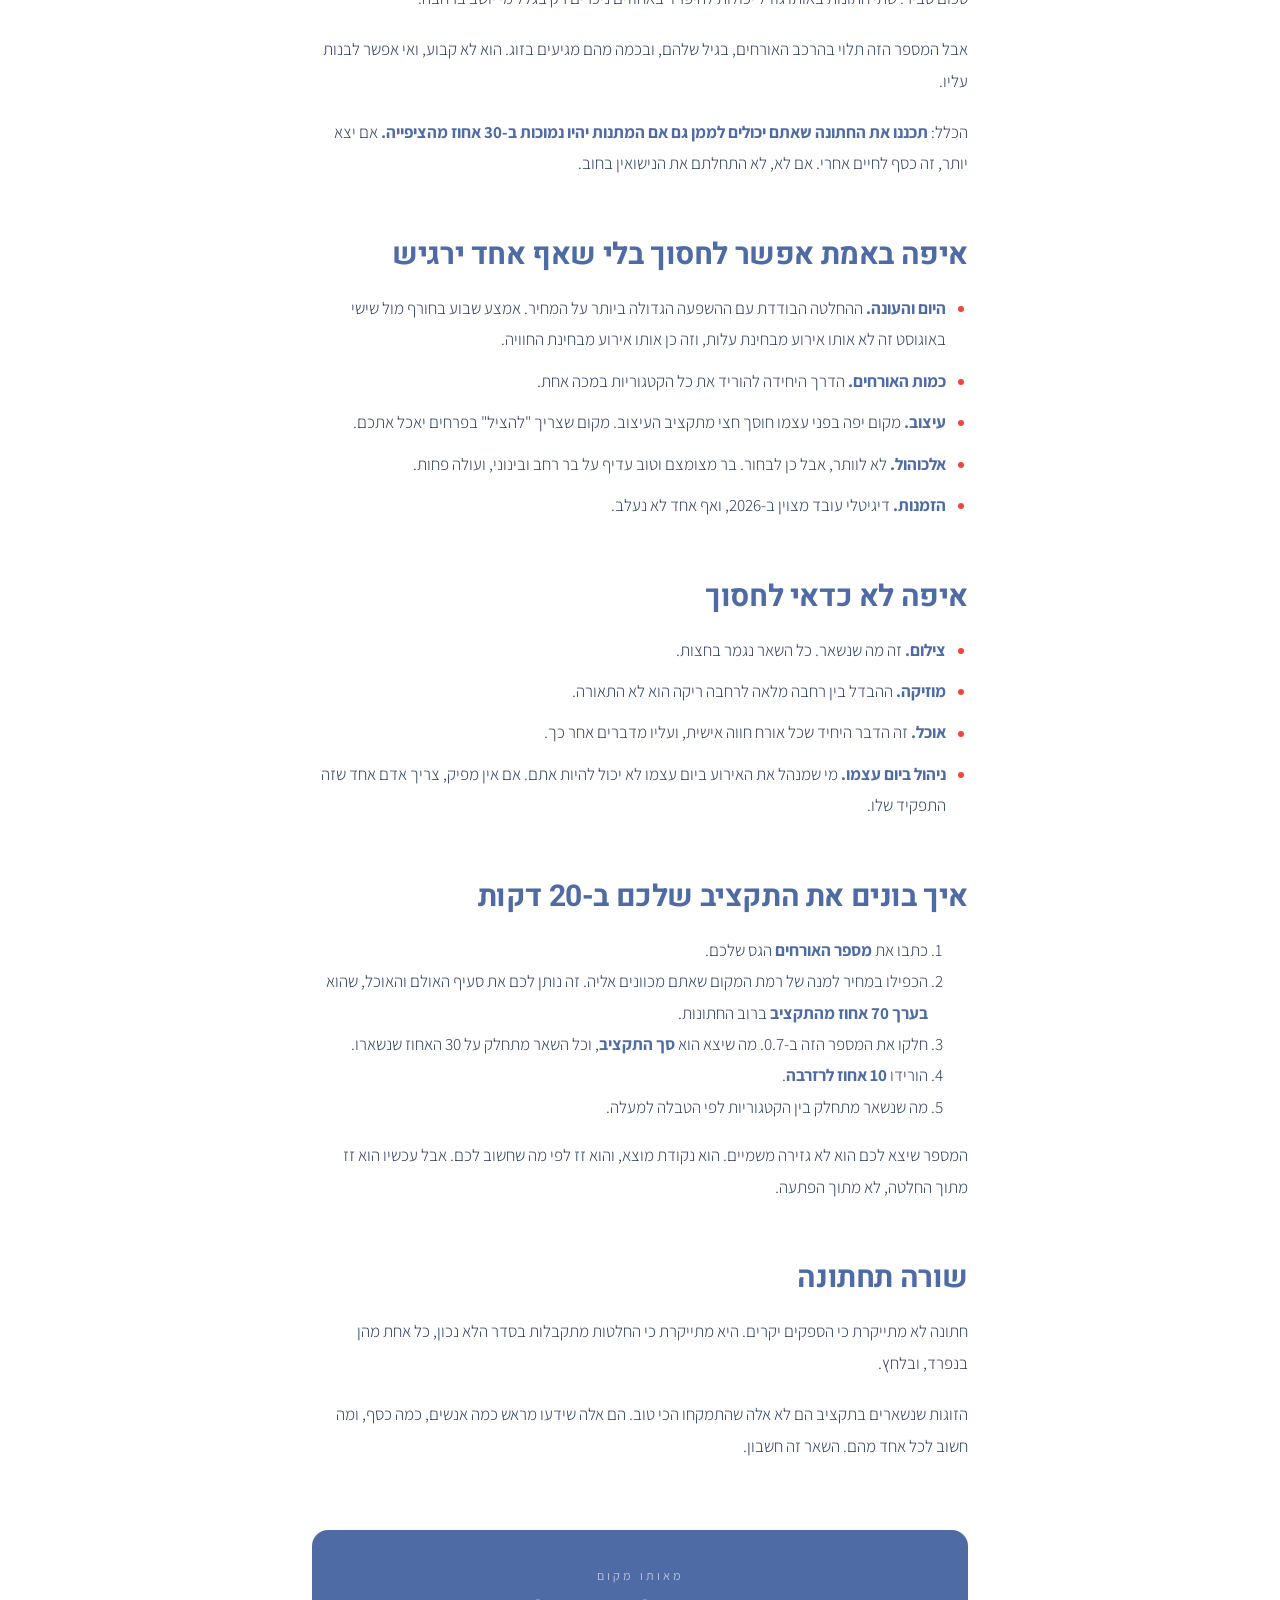
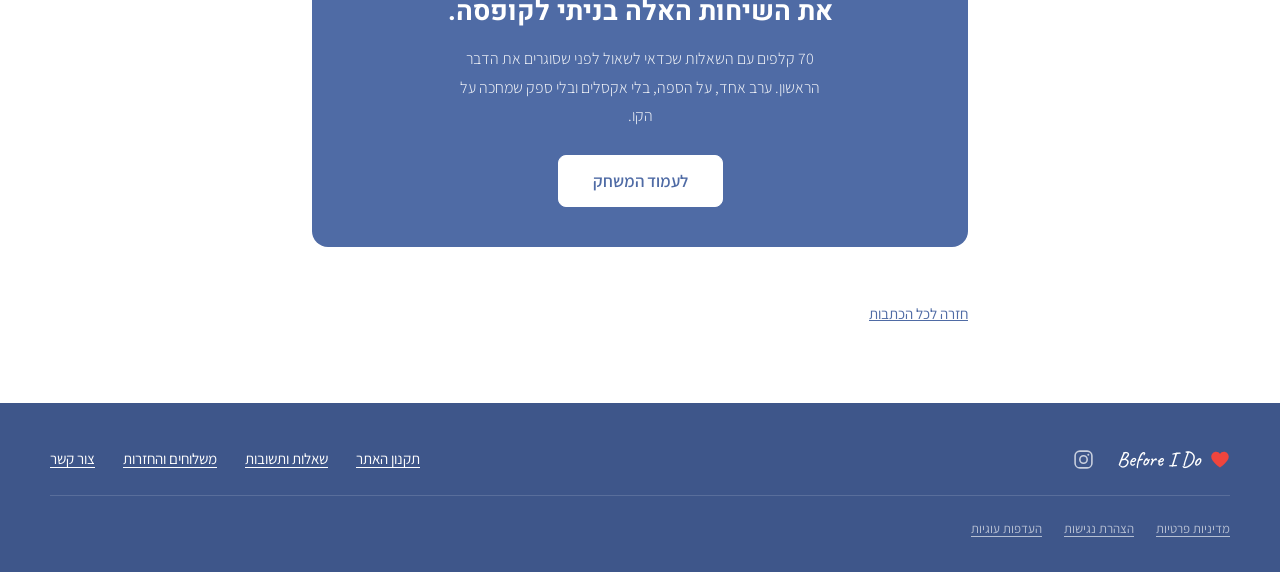
<file: blog/kama-ola-chatuna-beisrael-2026.html>
<!DOCTYPE html>
<html lang="he" dir="rtl">
<head>
<meta charset="utf-8">
<meta name="viewport" content="width=device-width, initial-scale=1">
<title>כמה עולה חתונה בישראל 2026? פירוט עלויות מלא לפי קטגוריות</title>
<meta name="description" content="מפיק חתונות מפרק את עלות החתונה: מחיר למנה לפי רמת מקום, איך מחשבים תקציב אחורה, ההוצאות שאף אחד לא מזכיר לכם, וכמה באמת חוזר במתנות.">
<meta name="theme-color" content="#4F6BA5">
<link rel="canonical" href="https://www.beforeido.co.il/blog/kama-ola-chatuna-beisrael-2026">
<link rel="icon" href="/assets/favicon.svg" type="image/svg+xml">
<link rel="stylesheet" href="/assets/fonts.css">
<meta property="og:type" content="article">
<meta property="og:locale" content="he_IL">
<meta property="og:site_name" content="Before I Do">
<meta property="og:url" content="https://www.beforeido.co.il/blog/kama-ola-chatuna-beisrael-2026">
<meta property="og:title" content="כמה עולה חתונה בישראל 2026? פירוט עלויות מלא לפי קטגוריות">
<meta property="og:description" content="מפיק חתונות מפרק את עלות החתונה: מחיר למנה לפי רמת מקום, איך מחשבים תקציב אחורה, ההוצאות שאף אחד לא מזכיר לכם, וכמה באמת חוזר במתנות.">
<meta property="og:image" content="https://www.beforeido.co.il/assets/og-card.png">
<meta name="twitter:card" content="summary_large_image">
<script type="application/ld+json">{"@context":"https://schema.org","@graph":[{"@type":"BlogPosting","@id":"https://www.beforeido.co.il/blog/kama-ola-chatuna-beisrael-2026#post","headline":"כמה עולה חתונה בישראל ב-2026? פירוט מלא לפי קטגוריות","description":"מפיק חתונות מפרק את עלות החתונה: מחיר למנה לפי רמת מקום, איך מחשבים תקציב אחורה, ההוצאות שאף אחד לא מזכיר לכם, וכמה באמת חוזר במתנות.","inLanguage":"he-IL","datePublished":"2026-09-24","dateModified":"2026-09-24","wordCount":932,"image":["https://www.beforeido.co.il/assets/og-card.png"],"mainEntityOfPage":{"@type":"WebPage","@id":"https://www.beforeido.co.il/blog/kama-ola-chatuna-beisrael-2026"},"author":{"@type":"Person","name":"ברק ליור","jobTitle":"מפיק חתונות","url":"https://www.beforeido.co.il/#bid-barak"},"publisher":{"@id":"https://www.beforeido.co.il/#org"}},{"@type":"BreadcrumbList","itemListElement":[{"@type":"ListItem","position":1,"name":"ראשי","item":"https://www.beforeido.co.il/"},{"@type":"ListItem","position":2,"name":"הבלוג","item":"https://www.beforeido.co.il/blog"},{"@type":"ListItem","position":3,"name":"כמה עולה חתונה בישראל ב-2026? פירוט מלא לפי קטגוריות"}]}]}</script>
<style>
  *, *::before, *::after { box-sizing: border-box; }
  :root { color-scheme: light; }
  html { -webkit-text-size-adjust: 100%; }
  body {
    margin: 0; background: #fff; color: #2F3F63;
    font: 300 17px/1.85 Assistant, system-ui, sans-serif;
  }
  a { color: #4F6BA5; }
  a:focus-visible, button:focus-visible {
    outline: 3px solid #EF453D; outline-offset: 3px; border-radius: 4px;
  }
  img { max-width: 100%; height: auto; }

  /* ── header ───────────────────────────────────────────── */
  .bl-top { background: #fff; border-bottom: 1.5px solid rgba(79,107,165,.25); }
  .bl-top-in {
    max-width: 1180px; margin: 0 auto; padding: 12px clamp(20px,5vw,32px);
    display: flex; align-items: center; justify-content: space-between;
    gap: 12px clamp(14px,3vw,26px); flex-wrap: wrap;
  }
  .bl-brand { display: inline-flex; align-items: center; gap: 11px; min-height: 44px; text-decoration: none; }
  .bl-brand span { font: 500 clamp(17px,2.94vw,26px)/1 Caveat, cursive; color: #4F6BA5; }
  .bl-top-nav { display: flex; align-items: center; gap: 10px clamp(14px,3vw,24px); flex-wrap: wrap; }
  .bl-top-nav > a {
    display: inline-flex; align-items: center; min-height: 44px;
    font: 400 16px/1 Assistant, sans-serif; color: #4F6BA5;
    text-decoration: underline; text-underline-offset: 4px;
  }
  .bl-cta {
    text-decoration: none !important; color: #fff !important;
    background: #D63229; border: 1.5px solid #D63229; border-radius: 8px;
    padding: 0 22px; height: 44px; font-weight: 600 !important; white-space: nowrap;
    transition: transform 200ms cubic-bezier(.22,.8,.3,1), box-shadow 200ms ease;
  }
  @media (hover: hover) { .bl-cta:hover { transform: translateY(-2px); box-shadow: 0 8px 20px rgba(31,44,74,.18); } }
  .bl-cta:active { transform: translateY(0); }

  /* ── shared shell ─────────────────────────────────────── */
  .bl-wrap { max-width: 720px; margin: 0 auto; padding: clamp(36px,6vw,68px) clamp(20px,5vw,32px); }
  .bl-eyebrow {
    margin: 0 0 14px; font: 400 12.5px/1 Assistant, sans-serif;
    letter-spacing: 3px; color: rgba(47,63,99,.5);
  }
  .bl-rule { display: block; width: 44px; height: 2px; background: #EF453D; margin: clamp(22px,3vw,30px) 0; }

  /* ── index ────────────────────────────────────────────── */
  .bl-index h1 {
    margin: 0; font: 700 clamp(30px,5vw,50px)/1.12 Heebo, sans-serif;
    letter-spacing: -1px; color: #4F6BA5;
  }
  .bl-index > p.bl-dek {
    margin: clamp(18px,2.4vw,24px) 0 0; max-width: 46ch;
    font: 300 clamp(17px,2.1vw,19px)/1.8 Assistant, sans-serif; color: rgba(47,63,99,.85);
  }
  .bl-list { margin: clamp(34px,5vw,54px) 0 0; display: flex; flex-direction: column; gap: clamp(20px,3vw,26px); }
  .bl-card {
    display: block; text-decoration: none; background: #F7F6F3;
    border-radius: 14px; padding: clamp(24px,3.4vw,32px);
    transition: transform 220ms cubic-bezier(.22,.8,.3,1), box-shadow 220ms ease;
  }
  @media (hover: hover) { .bl-card:hover { transform: translateY(-3px); box-shadow: 0 16px 34px rgba(31,44,74,.12); } }
  .bl-card-meta { margin: 0 0 12px; font: 400 13px/1 Assistant, sans-serif; color: rgba(47,63,99,.55); }
  .bl-card h2 {
    margin: 0; font: 700 clamp(20px,2.8vw,26px)/1.35 Heebo, sans-serif; color: #4F6BA5;
  }
  .bl-card p { margin: 12px 0 0; font: 300 16px/1.75 Assistant, sans-serif; color: rgba(47,63,99,.85); }
  .bl-card span.bl-more {
    display: inline-block; margin-top: 16px;
    font: 600 15px/1 Assistant, sans-serif; color: #EF453D;
    border-bottom: 1.5px solid #EF453D; padding-bottom: 5px;
  }

  /* ── article ──────────────────────────────────────────── */
  .bl-post h1 {
    margin: 0; font: 700 clamp(28px,4.6vw,46px)/1.15 Heebo, sans-serif;
    letter-spacing: -.8px; color: #4F6BA5;
  }
  .bl-lede {
    margin: clamp(20px,2.6vw,26px) 0 0;
    font: 300 clamp(18px,2.3vw,21px)/1.75 Assistant, sans-serif; color: rgba(47,63,99,.85);
  }
  .bl-body { margin-top: clamp(8px,1.4vw,14px); }
  .bl-body h2 {
    margin: clamp(38px,5vw,56px) 0 clamp(12px,1.6vw,18px);
    font: 700 clamp(22px,3vw,30px)/1.3 Heebo, sans-serif; color: #4F6BA5; letter-spacing: -.4px;
  }
  .bl-body h3 {
    margin: clamp(26px,3.4vw,34px) 0 clamp(8px,1.2vw,12px);
    font: 700 clamp(18px,2.2vw,21px)/1.4 Heebo, sans-serif; color: #2F3F63;
  }
  .bl-body p { margin: 0 0 clamp(14px,1.8vw,20px); }
  .bl-body strong { font-weight: 700; color: #4F6BA5; }
  .bl-body ul { margin: 0 0 clamp(16px,2vw,22px); padding-inline-start: 0; list-style: none; }
  .bl-body ul > li {
    position: relative; margin: 0 0 10px; padding-inline-start: 22px;
  }
  .bl-body ul > li::before {
    content: ""; position: absolute; inset-inline-start: 4px; top: .78em;
    width: 6px; height: 6px; border-radius: 50%; background: #EF453D;
  }

  /* A two-column figure list. Real table semantics through roles, so it
     reads correctly to a screen reader without a <table> to wrangle in RTL. */
  .bl-table {
    margin: 0 0 clamp(18px,2.4vw,26px);
    border-block-start: 1px solid rgba(79,107,165,.22);
  }
  .bl-table > [role="row"] {
    display: flex; align-items: baseline; justify-content: space-between;
    gap: 16px; padding: 14px 2px;
    border-block-end: 1px solid rgba(79,107,165,.22);
  }
  .bl-table [role="rowheader"] { font: 400 16px/1.4 Assistant, sans-serif; color: rgba(47,63,99,.85); }
  .bl-table [role="cell"] {
    font: 700 clamp(17px,2.1vw,19px)/1.2 Heebo, sans-serif; color: #4F6BA5;
    white-space: nowrap; direction: ltr; unicode-bidi: isolate;
  }

  /* ── the product, once, at the end ────────────────────── */
  .bl-plug {
    margin: clamp(44px,6vw,68px) 0 0; background: #4F6BA5; border-radius: 16px;
    padding: clamp(28px,4vw,40px); color: #fff; text-align: center;
  }
  .bl-plug p.bl-plug-eye {
    margin: 0 0 12px; font: 400 12.5px/1 Assistant, sans-serif;
    letter-spacing: 3px; color: rgba(255,255,255,.6);
  }
  .bl-plug h2 { margin: 0; font: 700 clamp(21px,2.8vw,27px)/1.35 Heebo, sans-serif; color: #fff; }
  .bl-plug p.bl-plug-body {
    margin: 14px auto 0; max-width: 46ch;
    font: 300 16px/1.8 Assistant, sans-serif; color: rgba(255,255,255,.9);
  }
  .bl-plug a {
    display: inline-flex; align-items: center; justify-content: center;
    margin-top: 24px; min-height: 52px; padding: 0 34px; border-radius: 8px;
    background: #fff; color: #4F6BA5; border: 1.5px solid #fff;
    font: 600 17px/1 Assistant, sans-serif; text-decoration: none; white-space: nowrap;
    transition: transform 200ms cubic-bezier(.22,.8,.3,1), box-shadow 200ms ease;
  }
  @media (hover: hover) { .bl-plug a:hover { transform: translateY(-2px); box-shadow: 0 8px 20px rgba(0,0,0,.2); } }
  .bl-plug a:active { transform: translateY(0); }

  .bl-back { margin: clamp(30px,4vw,44px) 0 0; font: 400 15px/1 Assistant, sans-serif; }
  .bl-back a { display: inline-flex; align-items: center; min-height: 44px; }

  /* ── footer (same bar the rest of the site carries) ───── */
  #bid-footer {
    background: #3E568A;
    padding: clamp(26px,3.6vw,34px) clamp(20px,5vw,32px) clamp(20px,3vw,26px);
    font-family: Assistant, system-ui, sans-serif;
  }
  .bid-f-bar {
    max-width: 1180px; margin: 0 auto;
    display: flex; flex-wrap: wrap; align-items: center;
    justify-content: space-between; gap: 2px clamp(18px,3vw,32px);
  }
  .bid-f-logo { display: inline-flex; align-items: center; gap: 10px; min-height: 44px; text-decoration: none; }
  .bid-f-logo span { font: 500 clamp(16px,2.4vw,21px)/1 Caveat, cursive; color: #fff; }
  .bid-f-links { display: flex; flex-wrap: wrap; align-items: center; gap: 0 clamp(16px,2.4vw,28px); }
  .bid-f-links > a {
    display: inline-flex; align-items: center; min-height: 44px;
    font: 400 15px/1.5 Assistant, sans-serif; color: #fff;
    text-decoration: underline; text-underline-offset: 3px;
  }
  .bid-f-fine {
    max-width: 1180px; margin: clamp(10px,1.4vw,14px) auto 0;
    padding-block-start: clamp(10px,1.4vw,14px);
    border-block-start: 1px solid rgba(255,255,255,.14);
    display: flex; flex-wrap: wrap; align-items: center; gap: 0 clamp(14px,2vw,22px);
  }
  .bid-f-fine > a {
    display: inline-flex; align-items: center; min-height: 36px;
    font: 400 13px/1.5 Assistant, sans-serif; color: rgba(255,255,255,.62);
    text-decoration: underline; text-underline-offset: 3px;
  }
  @media (hover: hover) { .bid-f-fine > a:hover { color: #fff; } }
  .bid-f-brand { display: inline-flex; align-items: center; gap: clamp(6px,1.4vw,12px); }
  .bid-f-ig {
    display: inline-flex; align-items: center; justify-content: center;
    width: 44px; height: 44px; color: rgba(255,255,255,.72); text-decoration: none;
    transition: color 200ms ease, transform 200ms cubic-bezier(.22,.8,.3,1);
  }
  .bid-f-ig svg { display: block; width: 21px; height: 21px; }
  @media (hover: hover) { .bid-f-ig:hover { color: #fff; transform: translateY(-2px); } }
  @media (max-width: 760px) {
    .bid-f-bar { justify-content: center; gap: 4px 0; }
    .bid-f-links { justify-content: center; gap: 0 20px; }
    .bid-f-fine { justify-content: center; gap: 0 18px; }
  }
  @media (prefers-reduced-motion: reduce) {
    * { transition: none !important; }
  }
</style>
<!-- Google tag (gtag.js) — denied until the cookie banner is answered -->
<script>
(function () {
  window.dataLayer = window.dataLayer || [];
  window.gtag = function () { dataLayer.push(arguments); };

  function state() {
    try {
      var raw = localStorage.getItem('bid-cookie-consent');
      return raw && JSON.parse(raw).value === 'all' ? 'granted' : 'denied';
    } catch (e) { return 'denied'; }
  }

  var v = state();
  gtag('consent', 'default', {
    ad_storage: v, ad_user_data: v, ad_personalization: v,
    analytics_storage: v, wait_for_update: 500
  });
  gtag('js', new Date());
  gtag('config', 'AW-18472514997');

  var last = v;
  setInterval(function () {
    var now = state();
    if (now === last) return;
    last = now;
    gtag('consent', 'update', {
      ad_storage: now, ad_user_data: now,
      ad_personalization: now, analytics_storage: now
    });
  }, 700);
})();
</script>
<script async src="https://www.googletagmanager.com/gtag/js?id=AW-18472514997"></script>
</head>
<body>
<header class="bl-top">
<div class="bl-top-in">
<a class="bl-brand" href="/"><svg width="20" height="17" viewBox="0 0 24 21" fill="#EF453D" aria-hidden="true" style="display:block"><path d="M12 20.4C12 20.4 1.2 13.3 1.2 7.1 1.2 3.7 3.9 1 7.1 1 9.2 1 11.1 2.1 12 3.8 12.9 2.1 14.8 1 16.9 1 20.1 1 22.8 3.7 22.8 7.1 22.8 13.3 12 20.4 12 20.4Z"></path></svg><span>Before I Do</span></a>
<nav class="bl-top-nav">
<a href="/blog">הבלוג</a>
<a class="bl-cta" href="/checkout">אני רוצה את המשחק</a>
</nav>
</div>
</header>
<main class="bl-wrap bl-post">
<article>
<p class="bl-eyebrow">תקציב חתונה</p>
<h1>כמה עולה חתונה בישראל ב-2026? פירוט מלא לפי קטגוריות</h1>
<p class="bl-lede">אין מספר אחד, ומי שנותן לכם אחד לא מכיר את התחום. יש פירוק לקטגוריות, יש כמה מספרים שקובעים את כל השאר, ויש הוצאות שמופיעות רק אחרי שחתמתם. הנה הכל, בלי ייפוי.</p>
<p class="bl-card-meta" style="margin:18px 0 0">מאת ברק ליור, מפיק חתונות · <time datetime="2026-09-24">24.9.2026</time> · 9 דקות קריאה</p>
<i class="bl-rule" aria-hidden="true"></i>
<div class="bl-body"><p>זו השאלה הראשונה שכל זוג שואל אותי, ובדרך כלל הוא מצפה למספר אחד.</p>

<p>אין מספר אחד. חתונה של 150 איש באמצע השבוע בצפון וחתונה של 400 איש בשישי במרכז הן שני אירועים שונים לחלוטין, ואפשר להפיק את שניהם טוב. מה שיש זה <strong>פירוק לקטגוריות, והבנה של שלושה מספרים שקובעים את כל השאר</strong>.</p>

<p>אני מפיק חתונות. הנה הפירוט, כולל החלקים שספקים לא ממהרים להציג.</p>

<h2>שלושת המספרים שקובעים הכל</h2>

<p>לפני שמסתכלים על מחירון, צריך לדעת שלושה דברים. כל השאר נגזר מהם:</p>

<ul>
<li><strong>כמה אורחים.</strong> המכפיל הגדול. כל אורח נוסף הוא מנה, אלכוהול, כיסא, והזמנה.</li>
<li><strong>איזה יום.</strong> שישי הוא היום היקר. אמצע שבוע יכול להוריד עשרות אחוזים מאותו מקום בדיוק.</li>
<li><strong>איזו עונה.</strong> אוגוסט וספטמבר הם השיא. ינואר ופברואר הם השוק של הזוג, לא של הספק.</li>
</ul>

<p>זוג שמגיע לספק אחרי שסגר את שלושת אלה מקבל הצעת מחיר. זוג שמגיע לפני, מקבל טווח, ואת הטווח הזה ממלאים בסוף בכסף שלו.</p>

<h2>הפירוט לפי קטגוריות</h2>

<p>סעיף האולם והאוכל הוא <strong>בערך 70 אחוז מהתקציב</strong> ברוב החתונות. זה המספר החשוב ביותר במאמר הזה, כי הוא מאפשר לכם לחשב אחורה: אם אתם יודעים כמה עולה לכם המנה וכמה אורחים יש, אתם יודעים את סך התקציב.</p>

<p>30 האחוז שנשארו מתחלקים בין כל אלה:</p>

<ul>
<li>צילום סטילס ווידאו</li>
<li>מוזיקה: DJ או להקה</li>
<li>שמלת כלה, חליפת חתן, איפור ושיער</li>
<li>עיצוב ופרחים</li>
<li>רב וטקס</li>
<li>הזמנות ומיתוג</li>
<li>הפקה וניהול ביום האירוע</li>
</ul>

<p>אין חלוקה אחת נכונה ביניהם, ומי שנותן לכם אחוז קבוע לכל קטגוריה מוכר לכם נוסחה במקום החלטה. מה שכן עובד: <strong>לבחור שתיים מהרשימה שחשובות לכם יותר מהשאר, ולתת להן נתח גדול יותר על חשבון האחרות.</strong> זוג שמנסה לתת לכולן אותו משקל מקבל שבע קטגוריות בינוניות.</p>

<h2>מחיר למנה: המספר שצריך להסתכל עליו</h2>

<p>רוב הזוגות משווים בין אולמות לפי המחיר הכולל. זו השוואה שלא אומרת כלום, כי היא תלויה בכמות האורחים שכל אחד הניח.</p>

<p>ההשוואה הנכונה היא <strong>מחיר למנה, ותמיד עם אותן הנחות</strong>: אותה כמות אורחים, אותה רמת אלכוהול, אותו מספר שעות. כשמיישרים את זה, פערים שנראו ענקיים מצטמצמים, ופערים שנראו קטנים מתגלים כאמיתיים.</p>

<div class="bl-table" role="table" aria-label="מחיר למנה לפי רמת מקום">
<div role="row"><span role="rowheader">פשוט / אמצע שבוע</span><span role="cell">280 - 350 ₪</span></div>
<div role="row"><span role="rowheader">ממוצע</span><span role="cell">350 - 550 ₪</span></div>
<div role="row"><span role="rowheader">יוקרתי</span><span role="cell">450 - 800 ₪</span></div>
</div>

<p>שימו לב לחפיפה בין הרמות. היא לא טעות. אולם "ממוצע" ביום ובעונה הנכונים יכול לעלות פחות מאולם "פשוט" בשישי באוגוסט. <strong>היום והעונה מזיזים את המחיר יותר מרמת המקום.</strong></p>

<p>ושאלה אחת שחייבים לשאול בכל פגישה: <strong>מה בדיוק כלול במחיר למנה, ומה מתומחר בנפרד?</strong> אלכוהול, קבלת פנים, שירותי מלצרות, שעה נוספת, ילדים, מנות צמחוניות, מנות ספקים. כל אחד מאלה הוא סעיף שאפשר להסתיר מתחת למחיר שנראה זול.</p>

<h2>ההוצאות שאף אחד לא מזכיר לכם</h2>

<p>אלה הסעיפים שמופיעים אחרי החתימה, ובגללם זוגות חורגים מהתקציב גם כשהם ניהלו אותו יפה:</p>

<ul>
<li><strong>מע"מ.</strong> חלק מההצעות מוצגות לפני מע"מ. תמיד לשאול במפורש.</li>
<li><strong>טיפים.</strong> לצוות המלצרים, לעיתים גם לספקים. סעיף אמיתי, לא זניח.</li>
<li><strong>שעות נוספות.</strong> אירוע שנמשך מעבר למה שנחתם מתומחר לפי שעה, ובשעה הזו כבר אף אחד לא מתמקח.</li>
<li><strong>מנות ספקים.</strong> הצלם, הצלמת, ה-DJ, ההפקה. כולם אוכלים, וזה שורה בחשבון.</li>
<li><strong>הסעות ולינה.</strong> אם המקום מחוץ לעיר, זו הוצאה שנופלת עליכם או על האורחים.</li>
<li><strong>מקדמות שלא חוזרות.</strong> ברוב החוזים המקדמה אינה ניתנת להחזר. שינוי תאריך הוא לא תמיד ביטול, אבל הוא כמעט תמיד עולה כסף.</li>
<li><strong>שינויים ברגע האחרון.</strong> עשרה אורחים שנוספו שבוע לפני מתומחרים במחיר מלא, בלי הנחת כמות.</li>
</ul>

<p>הכלל שאני נותן: <strong>לא פחות מ-5 אחוז מהתקציב נשמרים בצד ולא נוגעים בהם, ובפועל אני עובד עם 10.</strong> לא "אם יישאר". מהיום הראשון.</p>

<h2>כמה מזה חוזר במתנות</h2>

<p>זו הנקודה שבה הכי הרבה זוגות טועים, וזו גם הטעות הכי יקרה.</p>

<p>הטווח שאני רואה בפועל הוא <strong>400 עד 600 שקלים לאורח</strong>. זה ממוצע, לא הבטחה.</p>

<p>והוא זז חזק לפי הרכב האורחים: גיל, כמה מהם מגיעים בזוג, וכמה מהם במקום בחיים שבו 600 שקלים הם סכום סביר. שתי חתונות באותו גודל יכולות להיפרד באחוזים ניכרים רק בגלל מי יושב ברחבה.</p>

<p>אבל המספר הזה תלוי בהרכב האורחים, בגיל שלהם, ובכמה מהם מגיעים בזוג. הוא לא קבוע, ואי אפשר לבנות עליו.</p>

<p>הכלל: <strong>תכננו את החתונה שאתם יכולים לממן גם אם המתנות יהיו נמוכות ב-30 אחוז מהציפייה.</strong> אם יצא יותר, זה כסף לחיים אחרי. אם לא, לא התחלתם את הנישואין בחוב.</p>

<h2>איפה באמת אפשר לחסוך בלי שאף אחד ירגיש</h2>

<ul>
<li><strong>היום והעונה.</strong> ההחלטה הבודדת עם ההשפעה הגדולה ביותר על המחיר. אמצע שבוע בחורף מול שישי באוגוסט זה לא אותו אירוע מבחינת עלות, וזה כן אותו אירוע מבחינת החוויה.</li>
<li><strong>כמות האורחים.</strong> הדרך היחידה להוריד את כל הקטגוריות במכה אחת.</li>
<li><strong>עיצוב.</strong> מקום יפה בפני עצמו חוסך חצי מתקציב העיצוב. מקום שצריך "להציל" בפרחים יאכל אתכם.</li>
<li><strong>אלכוהול.</strong> לא לוותר, אבל כן לבחור. בר מצומצם וטוב עדיף על בר רחב ובינוני, ועולה פחות.</li>
<li><strong>הזמנות.</strong> דיגיטלי עובד מצוין ב-2026, ואף אחד לא נעלב.</li>
</ul>

<h2>איפה לא כדאי לחסוך</h2>

<ul>
<li><strong>צילום.</strong> זה מה שנשאר. כל השאר נגמר בחצות.</li>
<li><strong>מוזיקה.</strong> ההבדל בין רחבה מלאה לרחבה ריקה הוא לא התאורה.</li>
<li><strong>אוכל.</strong> זה הדבר היחיד שכל אורח חווה אישית, ועליו מדברים אחר כך.</li>
<li><strong>ניהול ביום עצמו.</strong> מי שמנהל את האירוע ביום עצמו לא יכול להיות אתם. אם אין מפיק, צריך אדם אחד שזה התפקיד שלו.</li>
</ul>

<h2>איך בונים את התקציב שלכם ב-20 דקות</h2>

<ol>
<li>כתבו את <strong>מספר האורחים</strong> הגס שלכם.</li>
<li>הכפילו במחיר למנה של רמת המקום שאתם מכוונים אליה. זה נותן לכם את סעיף האולם והאוכל, שהוא <strong>בערך 70 אחוז מהתקציב</strong> ברוב החתונות.</li>
<li>חלקו את המספר הזה ב-0.7. מה שיצא הוא <strong>סך התקציב</strong>, וכל השאר מתחלק על 30 האחוז שנשארו.</li>
<li>הורידו <strong>10 אחוז לרזרבה</strong>.</li>
<li>מה שנשאר מתחלק בין הקטגוריות לפי הטבלה למעלה.</li>
</ol>

<p>המספר שיצא לכם הוא לא גזירה משמיים. הוא נקודת מוצא, והוא זז לפי מה שחשוב לכם. אבל עכשיו הוא זז מתוך החלטה, לא מתוך הפתעה.</p>

<h2>שורה תחתונה</h2>

<p>חתונה לא מתייקרת כי הספקים יקרים. היא מתייקרת כי החלטות מתקבלות בסדר הלא נכון, כל אחת מהן בנפרד, ובלחץ.</p>

<p>הזוגות שנשארים בתקציב הם לא אלה שהתמקחו הכי טוב. הם אלה שידעו מראש כמה אנשים, כמה כסף, ומה חשוב לכל אחד מהם. השאר זה חשבון.</p></div>
</article>

<aside class="bl-plug">
<p class="bl-plug-eye">מאותו מקום</p>
<h2>את השיחות האלה בניתי לקופסה.</h2>
<p class="bl-plug-body">70 קלפים עם השאלות שכדאי לשאול לפני שסוגרים את הדבר הראשון. ערב אחד, על הספה, בלי אקסלים ובלי ספק שמחכה על הקו.</p>
<a href="/">לעמוד המשחק</a>
</aside>

<p class="bl-back"><a href="/blog">חזרה לכל הכתבות</a></p>
</main>
<footer id="bid-footer" dir="rtl">
<div class="bid-f-bar">
<div class="bid-f-brand">
<a class="bid-f-logo" href="/">
<svg width="20" height="17" viewBox="0 0 24 21" fill="#EF453D" aria-hidden="true" style="display:block"><path d="M12 20.4C12 20.4 1.2 13.3 1.2 7.1 1.2 3.7 3.9 1 7.1 1 9.2 1 11.1 2.1 12 3.8 12.9 2.1 14.8 1 16.9 1 20.1 1 22.8 3.7 22.8 7.1 22.8 13.3 12 20.4 12 20.4Z"></path></svg>
<span>Before I Do</span>
</a>
<a class="bid-f-ig" href="https://www.instagram.com/beforeido_wedding" target="_blank" rel="noopener" aria-label="Before I Do באינסטגרם">
<svg viewBox="0 0 24 24" fill="none" stroke="currentColor" stroke-width="1.8" aria-hidden="true"><rect x="2.4" y="2.4" width="19.2" height="19.2" rx="5.4"/><circle cx="12" cy="12" r="4.2"/><circle cx="17.5" cy="6.5" r="1.15" fill="currentColor" stroke="none"/></svg>
</a>
</div>
<nav class="bid-f-links" aria-label="מידע ותקנון">
<a href="/terms#terms">תקנון האתר</a>
<a href="/#bid-faq-section">שאלות ותשובות</a>
<a href="/terms#returns">משלוחים והחזרות</a>
<a href="tel:0526604320">צור קשר</a>
</nav>
</div>
<div class="bid-f-fine">
<a href="/privacy#privacy">מדיניות פרטיות</a>
<a href="/privacy#accessibility">הצהרת נגישות</a>
<a href="/privacy#cookies">העדפות עוגיות</a>
</div>
</footer>
</body>
</html>
</file>
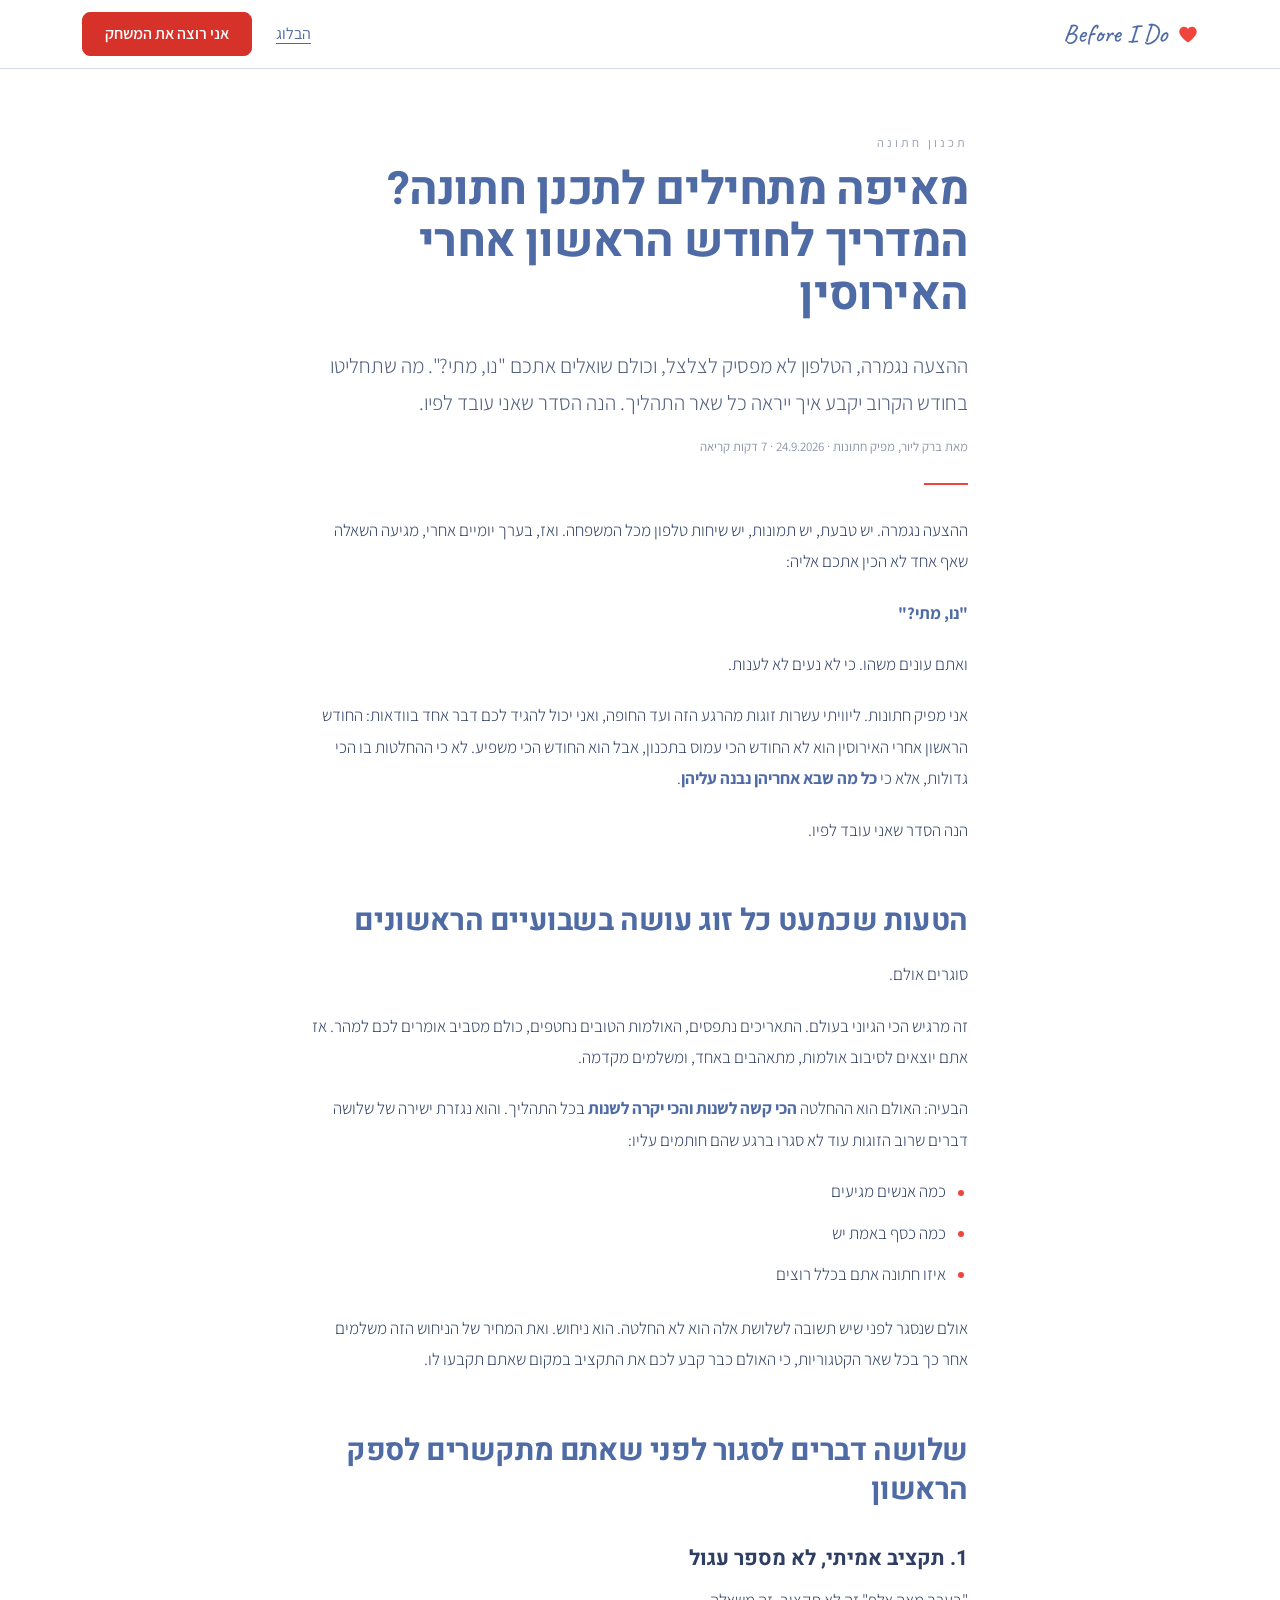
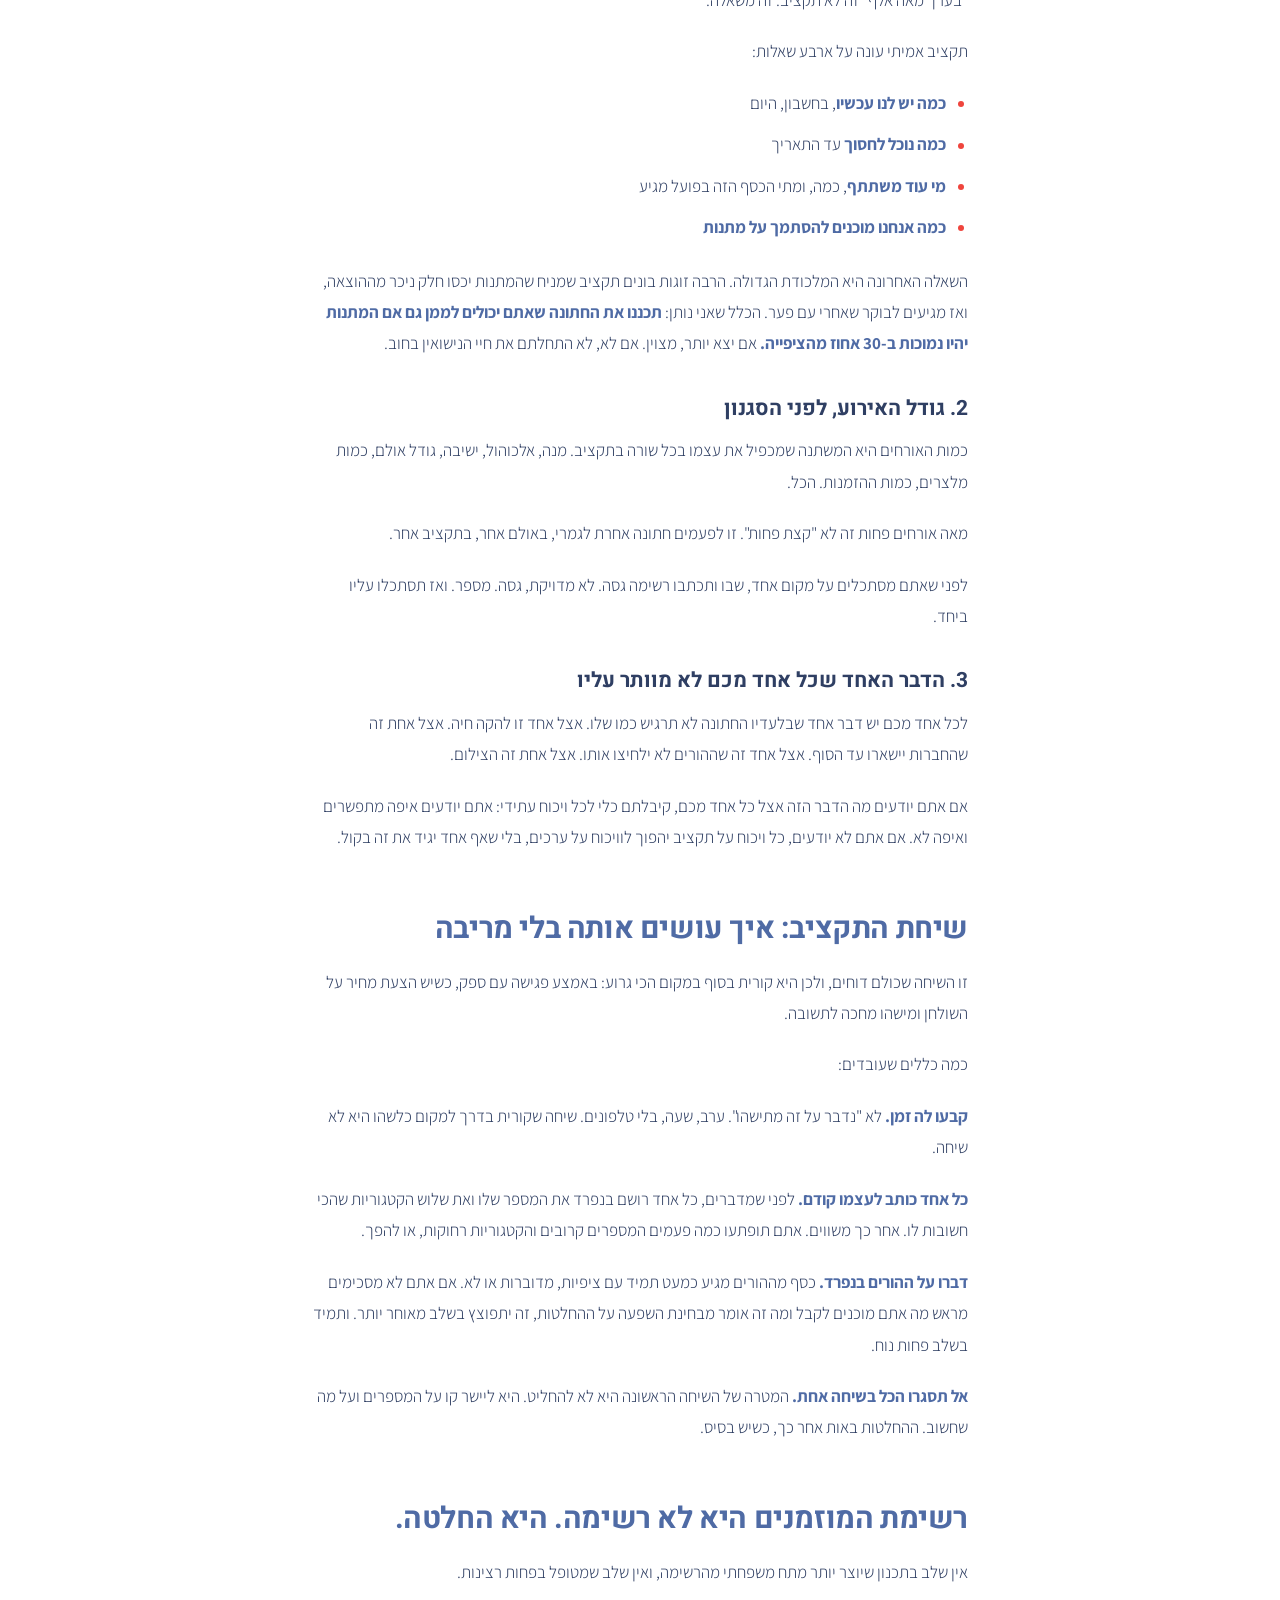
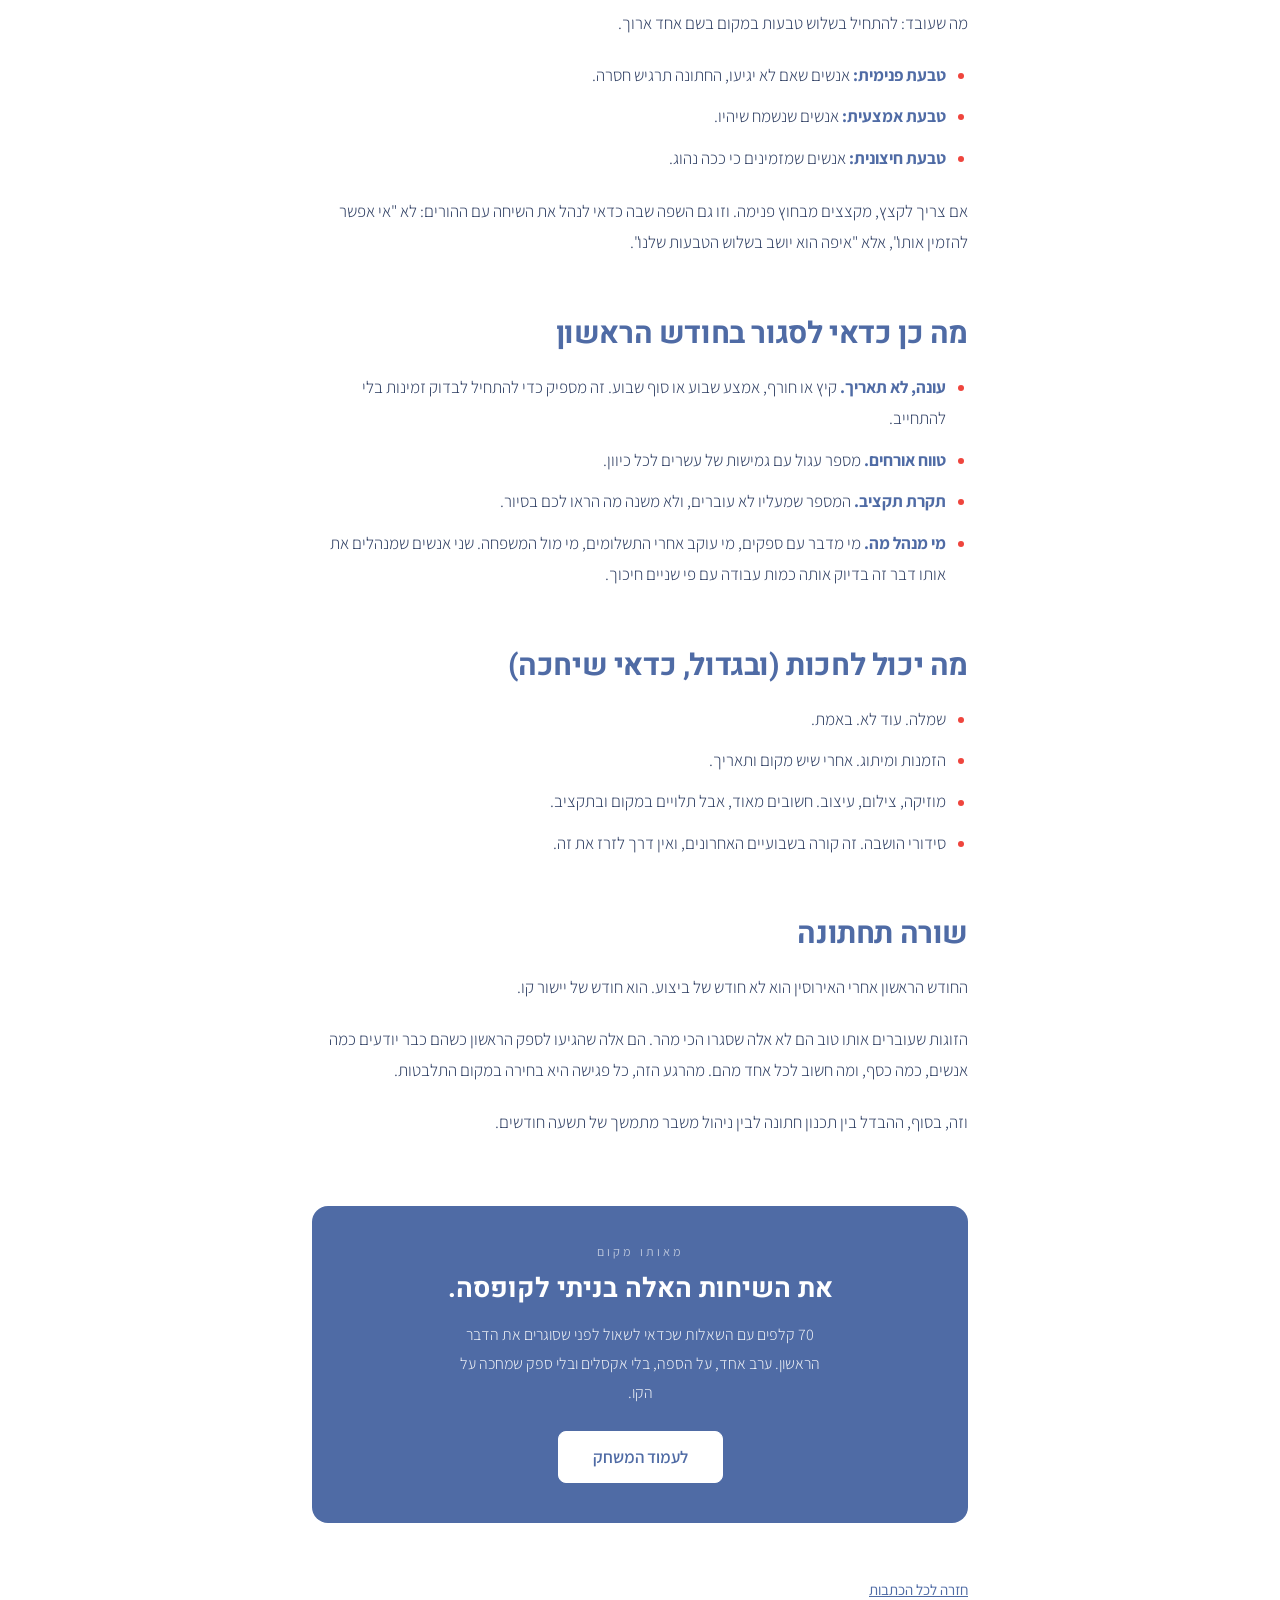
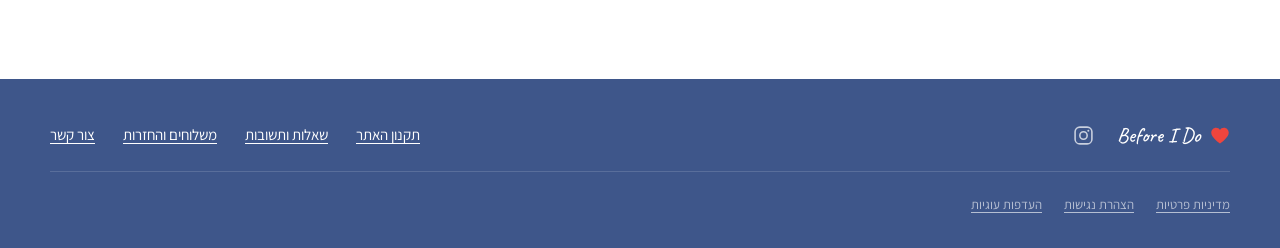
<file: blog/meifo-matchilim-letachnen-chatuna.html>
<!DOCTYPE html>
<html lang="he" dir="rtl">
<head>
<meta charset="utf-8">
<meta name="viewport" content="width=device-width, initial-scale=1">
<title>מאיפה מתחילים לתכנן חתונה? המדריך לחודש הראשון אחרי האירוסין</title>
<meta name="description" content="מפיק חתונות מסביר את הסדר הנכון: מה לסגור לפני שמתקשרים לספק הראשון, איך עושים את שיחת התקציב בלי מריבה, ולמה אולם הוא ההחלטה האחרונה ולא הראשונה.">
<meta name="theme-color" content="#4F6BA5">
<link rel="canonical" href="https://www.beforeido.co.il/blog/meifo-matchilim-letachnen-chatuna">
<link rel="icon" href="/assets/favicon.svg" type="image/svg+xml">
<link rel="stylesheet" href="/assets/fonts.css">
<meta property="og:type" content="article">
<meta property="og:locale" content="he_IL">
<meta property="og:site_name" content="Before I Do">
<meta property="og:url" content="https://www.beforeido.co.il/blog/meifo-matchilim-letachnen-chatuna">
<meta property="og:title" content="מאיפה מתחילים לתכנן חתונה? המדריך לחודש הראשון אחרי האירוסין">
<meta property="og:description" content="מפיק חתונות מסביר את הסדר הנכון: מה לסגור לפני שמתקשרים לספק הראשון, איך עושים את שיחת התקציב בלי מריבה, ולמה אולם הוא ההחלטה האחרונה ולא הראשונה.">
<meta property="og:image" content="https://www.beforeido.co.il/assets/og-card.png">
<meta name="twitter:card" content="summary_large_image">
<script type="application/ld+json">{"@context":"https://schema.org","@graph":[{"@type":"BlogPosting","@id":"https://www.beforeido.co.il/blog/meifo-matchilim-letachnen-chatuna#post","headline":"מאיפה מתחילים לתכנן חתונה? המדריך לחודש הראשון אחרי האירוסין","description":"מפיק חתונות מסביר את הסדר הנכון: מה לסגור לפני שמתקשרים לספק הראשון, איך עושים את שיחת התקציב בלי מריבה, ולמה אולם הוא ההחלטה האחרונה ולא הראשונה.","inLanguage":"he-IL","datePublished":"2026-09-24","dateModified":"2026-09-24","wordCount":845,"image":["https://www.beforeido.co.il/assets/og-card.png"],"mainEntityOfPage":{"@type":"WebPage","@id":"https://www.beforeido.co.il/blog/meifo-matchilim-letachnen-chatuna"},"author":{"@type":"Person","name":"ברק ליור","jobTitle":"מפיק חתונות","url":"https://www.beforeido.co.il/#bid-barak"},"publisher":{"@id":"https://www.beforeido.co.il/#org"}},{"@type":"BreadcrumbList","itemListElement":[{"@type":"ListItem","position":1,"name":"ראשי","item":"https://www.beforeido.co.il/"},{"@type":"ListItem","position":2,"name":"הבלוג","item":"https://www.beforeido.co.il/blog"},{"@type":"ListItem","position":3,"name":"מאיפה מתחילים לתכנן חתונה? המדריך לחודש הראשון אחרי האירוסין"}]}]}</script>
<style>
  *, *::before, *::after { box-sizing: border-box; }
  :root { color-scheme: light; }
  html { -webkit-text-size-adjust: 100%; }
  body {
    margin: 0; background: #fff; color: #2F3F63;
    font: 300 17px/1.85 Assistant, system-ui, sans-serif;
  }
  a { color: #4F6BA5; }
  a:focus-visible, button:focus-visible {
    outline: 3px solid #EF453D; outline-offset: 3px; border-radius: 4px;
  }
  img { max-width: 100%; height: auto; }

  /* ── header ───────────────────────────────────────────── */
  .bl-top { background: #fff; border-bottom: 1.5px solid rgba(79,107,165,.25); }
  .bl-top-in {
    max-width: 1180px; margin: 0 auto; padding: 12px clamp(20px,5vw,32px);
    display: flex; align-items: center; justify-content: space-between;
    gap: 12px clamp(14px,3vw,26px); flex-wrap: wrap;
  }
  .bl-brand { display: inline-flex; align-items: center; gap: 11px; min-height: 44px; text-decoration: none; }
  .bl-brand span { font: 500 clamp(17px,2.94vw,26px)/1 Caveat, cursive; color: #4F6BA5; }
  .bl-top-nav { display: flex; align-items: center; gap: 10px clamp(14px,3vw,24px); flex-wrap: wrap; }
  .bl-top-nav > a {
    display: inline-flex; align-items: center; min-height: 44px;
    font: 400 16px/1 Assistant, sans-serif; color: #4F6BA5;
    text-decoration: underline; text-underline-offset: 4px;
  }
  .bl-cta {
    text-decoration: none !important; color: #fff !important;
    background: #D63229; border: 1.5px solid #D63229; border-radius: 8px;
    padding: 0 22px; height: 44px; font-weight: 600 !important; white-space: nowrap;
    transition: transform 200ms cubic-bezier(.22,.8,.3,1), box-shadow 200ms ease;
  }
  @media (hover: hover) { .bl-cta:hover { transform: translateY(-2px); box-shadow: 0 8px 20px rgba(31,44,74,.18); } }
  .bl-cta:active { transform: translateY(0); }

  /* ── shared shell ─────────────────────────────────────── */
  .bl-wrap { max-width: 720px; margin: 0 auto; padding: clamp(36px,6vw,68px) clamp(20px,5vw,32px); }
  .bl-eyebrow {
    margin: 0 0 14px; font: 400 12.5px/1 Assistant, sans-serif;
    letter-spacing: 3px; color: rgba(47,63,99,.5);
  }
  .bl-rule { display: block; width: 44px; height: 2px; background: #EF453D; margin: clamp(22px,3vw,30px) 0; }

  /* ── index ────────────────────────────────────────────── */
  .bl-index h1 {
    margin: 0; font: 700 clamp(30px,5vw,50px)/1.12 Heebo, sans-serif;
    letter-spacing: -1px; color: #4F6BA5;
  }
  .bl-index > p.bl-dek {
    margin: clamp(18px,2.4vw,24px) 0 0; max-width: 46ch;
    font: 300 clamp(17px,2.1vw,19px)/1.8 Assistant, sans-serif; color: rgba(47,63,99,.85);
  }
  .bl-list { margin: clamp(34px,5vw,54px) 0 0; display: flex; flex-direction: column; gap: clamp(20px,3vw,26px); }
  .bl-card {
    display: block; text-decoration: none; background: #F7F6F3;
    border-radius: 14px; padding: clamp(24px,3.4vw,32px);
    transition: transform 220ms cubic-bezier(.22,.8,.3,1), box-shadow 220ms ease;
  }
  @media (hover: hover) { .bl-card:hover { transform: translateY(-3px); box-shadow: 0 16px 34px rgba(31,44,74,.12); } }
  .bl-card-meta { margin: 0 0 12px; font: 400 13px/1 Assistant, sans-serif; color: rgba(47,63,99,.55); }
  .bl-card h2 {
    margin: 0; font: 700 clamp(20px,2.8vw,26px)/1.35 Heebo, sans-serif; color: #4F6BA5;
  }
  .bl-card p { margin: 12px 0 0; font: 300 16px/1.75 Assistant, sans-serif; color: rgba(47,63,99,.85); }
  .bl-card span.bl-more {
    display: inline-block; margin-top: 16px;
    font: 600 15px/1 Assistant, sans-serif; color: #EF453D;
    border-bottom: 1.5px solid #EF453D; padding-bottom: 5px;
  }

  /* ── article ──────────────────────────────────────────── */
  .bl-post h1 {
    margin: 0; font: 700 clamp(28px,4.6vw,46px)/1.15 Heebo, sans-serif;
    letter-spacing: -.8px; color: #4F6BA5;
  }
  .bl-lede {
    margin: clamp(20px,2.6vw,26px) 0 0;
    font: 300 clamp(18px,2.3vw,21px)/1.75 Assistant, sans-serif; color: rgba(47,63,99,.85);
  }
  .bl-body { margin-top: clamp(8px,1.4vw,14px); }
  .bl-body h2 {
    margin: clamp(38px,5vw,56px) 0 clamp(12px,1.6vw,18px);
    font: 700 clamp(22px,3vw,30px)/1.3 Heebo, sans-serif; color: #4F6BA5; letter-spacing: -.4px;
  }
  .bl-body h3 {
    margin: clamp(26px,3.4vw,34px) 0 clamp(8px,1.2vw,12px);
    font: 700 clamp(18px,2.2vw,21px)/1.4 Heebo, sans-serif; color: #2F3F63;
  }
  .bl-body p { margin: 0 0 clamp(14px,1.8vw,20px); }
  .bl-body strong { font-weight: 700; color: #4F6BA5; }
  .bl-body ul { margin: 0 0 clamp(16px,2vw,22px); padding-inline-start: 0; list-style: none; }
  .bl-body ul > li {
    position: relative; margin: 0 0 10px; padding-inline-start: 22px;
  }
  .bl-body ul > li::before {
    content: ""; position: absolute; inset-inline-start: 4px; top: .78em;
    width: 6px; height: 6px; border-radius: 50%; background: #EF453D;
  }

  /* A two-column figure list. Real table semantics through roles, so it
     reads correctly to a screen reader without a <table> to wrangle in RTL. */
  .bl-table {
    margin: 0 0 clamp(18px,2.4vw,26px);
    border-block-start: 1px solid rgba(79,107,165,.22);
  }
  .bl-table > [role="row"] {
    display: flex; align-items: baseline; justify-content: space-between;
    gap: 16px; padding: 14px 2px;
    border-block-end: 1px solid rgba(79,107,165,.22);
  }
  .bl-table [role="rowheader"] { font: 400 16px/1.4 Assistant, sans-serif; color: rgba(47,63,99,.85); }
  .bl-table [role="cell"] {
    font: 700 clamp(17px,2.1vw,19px)/1.2 Heebo, sans-serif; color: #4F6BA5;
    white-space: nowrap; direction: ltr; unicode-bidi: isolate;
  }

  /* ── the product, once, at the end ────────────────────── */
  .bl-plug {
    margin: clamp(44px,6vw,68px) 0 0; background: #4F6BA5; border-radius: 16px;
    padding: clamp(28px,4vw,40px); color: #fff; text-align: center;
  }
  .bl-plug p.bl-plug-eye {
    margin: 0 0 12px; font: 400 12.5px/1 Assistant, sans-serif;
    letter-spacing: 3px; color: rgba(255,255,255,.6);
  }
  .bl-plug h2 { margin: 0; font: 700 clamp(21px,2.8vw,27px)/1.35 Heebo, sans-serif; color: #fff; }
  .bl-plug p.bl-plug-body {
    margin: 14px auto 0; max-width: 46ch;
    font: 300 16px/1.8 Assistant, sans-serif; color: rgba(255,255,255,.9);
  }
  .bl-plug a {
    display: inline-flex; align-items: center; justify-content: center;
    margin-top: 24px; min-height: 52px; padding: 0 34px; border-radius: 8px;
    background: #fff; color: #4F6BA5; border: 1.5px solid #fff;
    font: 600 17px/1 Assistant, sans-serif; text-decoration: none; white-space: nowrap;
    transition: transform 200ms cubic-bezier(.22,.8,.3,1), box-shadow 200ms ease;
  }
  @media (hover: hover) { .bl-plug a:hover { transform: translateY(-2px); box-shadow: 0 8px 20px rgba(0,0,0,.2); } }
  .bl-plug a:active { transform: translateY(0); }

  .bl-back { margin: clamp(30px,4vw,44px) 0 0; font: 400 15px/1 Assistant, sans-serif; }
  .bl-back a { display: inline-flex; align-items: center; min-height: 44px; }

  /* ── footer (same bar the rest of the site carries) ───── */
  #bid-footer {
    background: #3E568A;
    padding: clamp(26px,3.6vw,34px) clamp(20px,5vw,32px) clamp(20px,3vw,26px);
    font-family: Assistant, system-ui, sans-serif;
  }
  .bid-f-bar {
    max-width: 1180px; margin: 0 auto;
    display: flex; flex-wrap: wrap; align-items: center;
    justify-content: space-between; gap: 2px clamp(18px,3vw,32px);
  }
  .bid-f-logo { display: inline-flex; align-items: center; gap: 10px; min-height: 44px; text-decoration: none; }
  .bid-f-logo span { font: 500 clamp(16px,2.4vw,21px)/1 Caveat, cursive; color: #fff; }
  .bid-f-links { display: flex; flex-wrap: wrap; align-items: center; gap: 0 clamp(16px,2.4vw,28px); }
  .bid-f-links > a {
    display: inline-flex; align-items: center; min-height: 44px;
    font: 400 15px/1.5 Assistant, sans-serif; color: #fff;
    text-decoration: underline; text-underline-offset: 3px;
  }
  .bid-f-fine {
    max-width: 1180px; margin: clamp(10px,1.4vw,14px) auto 0;
    padding-block-start: clamp(10px,1.4vw,14px);
    border-block-start: 1px solid rgba(255,255,255,.14);
    display: flex; flex-wrap: wrap; align-items: center; gap: 0 clamp(14px,2vw,22px);
  }
  .bid-f-fine > a {
    display: inline-flex; align-items: center; min-height: 36px;
    font: 400 13px/1.5 Assistant, sans-serif; color: rgba(255,255,255,.62);
    text-decoration: underline; text-underline-offset: 3px;
  }
  @media (hover: hover) { .bid-f-fine > a:hover { color: #fff; } }
  .bid-f-brand { display: inline-flex; align-items: center; gap: clamp(6px,1.4vw,12px); }
  .bid-f-ig {
    display: inline-flex; align-items: center; justify-content: center;
    width: 44px; height: 44px; color: rgba(255,255,255,.72); text-decoration: none;
    transition: color 200ms ease, transform 200ms cubic-bezier(.22,.8,.3,1);
  }
  .bid-f-ig svg { display: block; width: 21px; height: 21px; }
  @media (hover: hover) { .bid-f-ig:hover { color: #fff; transform: translateY(-2px); } }
  @media (max-width: 760px) {
    .bid-f-bar { justify-content: center; gap: 4px 0; }
    .bid-f-links { justify-content: center; gap: 0 20px; }
    .bid-f-fine { justify-content: center; gap: 0 18px; }
  }
  @media (prefers-reduced-motion: reduce) {
    * { transition: none !important; }
  }
</style>
<!-- Google tag (gtag.js) — denied until the cookie banner is answered -->
<script>
(function () {
  window.dataLayer = window.dataLayer || [];
  window.gtag = function () { dataLayer.push(arguments); };

  function state() {
    try {
      var raw = localStorage.getItem('bid-cookie-consent');
      return raw && JSON.parse(raw).value === 'all' ? 'granted' : 'denied';
    } catch (e) { return 'denied'; }
  }

  var v = state();
  gtag('consent', 'default', {
    ad_storage: v, ad_user_data: v, ad_personalization: v,
    analytics_storage: v, wait_for_update: 500
  });
  gtag('js', new Date());
  gtag('config', 'AW-18472514997');

  var last = v;
  setInterval(function () {
    var now = state();
    if (now === last) return;
    last = now;
    gtag('consent', 'update', {
      ad_storage: now, ad_user_data: now,
      ad_personalization: now, analytics_storage: now
    });
  }, 700);
})();
</script>
<script async src="https://www.googletagmanager.com/gtag/js?id=AW-18472514997"></script>
</head>
<body>
<header class="bl-top">
<div class="bl-top-in">
<a class="bl-brand" href="/"><svg width="20" height="17" viewBox="0 0 24 21" fill="#EF453D" aria-hidden="true" style="display:block"><path d="M12 20.4C12 20.4 1.2 13.3 1.2 7.1 1.2 3.7 3.9 1 7.1 1 9.2 1 11.1 2.1 12 3.8 12.9 2.1 14.8 1 16.9 1 20.1 1 22.8 3.7 22.8 7.1 22.8 13.3 12 20.4 12 20.4Z"></path></svg><span>Before I Do</span></a>
<nav class="bl-top-nav">
<a href="/blog">הבלוג</a>
<a class="bl-cta" href="/checkout">אני רוצה את המשחק</a>
</nav>
</div>
</header>
<main class="bl-wrap bl-post">
<article>
<p class="bl-eyebrow">תכנון חתונה</p>
<h1>מאיפה מתחילים לתכנן חתונה? המדריך לחודש הראשון אחרי האירוסין</h1>
<p class="bl-lede">ההצעה נגמרה, הטלפון לא מפסיק לצלצל, וכולם שואלים אתכם "נו, מתי?". מה שתחליטו בחודש הקרוב יקבע איך ייראה כל שאר התהליך. הנה הסדר שאני עובד לפיו.</p>
<p class="bl-card-meta" style="margin:18px 0 0">מאת ברק ליור, מפיק חתונות · <time datetime="2026-09-24">24.9.2026</time> · 7 דקות קריאה</p>
<i class="bl-rule" aria-hidden="true"></i>
<div class="bl-body"><p>ההצעה נגמרה. יש טבעת, יש תמונות, יש שיחות טלפון מכל המשפחה. ואז, בערך יומיים אחרי, מגיעה השאלה שאף אחד לא הכין אתכם אליה:</p>

<p><strong>"נו, מתי?"</strong></p>

<p>ואתם עונים משהו. כי לא נעים לא לענות.</p>

<p>אני מפיק חתונות. ליוויתי עשרות זוגות מהרגע הזה ועד החופה, ואני יכול להגיד לכם דבר אחד בוודאות: החודש הראשון אחרי האירוסין הוא לא החודש הכי עמוס בתכנון, אבל הוא החודש הכי משפיע. לא כי ההחלטות בו הכי גדולות, אלא כי <strong>כל מה שבא אחריהן נבנה עליהן</strong>.</p>

<p>הנה הסדר שאני עובד לפיו.</p>

<h2>הטעות שכמעט כל זוג עושה בשבועיים הראשונים</h2>

<p>סוגרים אולם.</p>

<p>זה מרגיש הכי הגיוני בעולם. התאריכים נתפסים, האולמות הטובים נחטפים, כולם מסביב אומרים לכם למהר. אז אתם יוצאים לסיבוב אולמות, מתאהבים באחד, ומשלמים מקדמה.</p>

<p>הבעיה: האולם הוא ההחלטה <strong>הכי קשה לשנות והכי יקרה לשנות</strong> בכל התהליך. והוא נגזרת ישירה של שלושה דברים שרוב הזוגות עוד לא סגרו ברגע שהם חותמים עליו:</p>

<ul>
<li>כמה אנשים מגיעים</li>
<li>כמה כסף באמת יש</li>
<li>איזו חתונה אתם בכלל רוצים</li>
</ul>

<p>אולם שנסגר לפני שיש תשובה לשלושת אלה הוא לא החלטה. הוא ניחוש. ואת המחיר של הניחוש הזה משלמים אחר כך בכל שאר הקטגוריות, כי האולם כבר קבע לכם את התקציב במקום שאתם תקבעו לו.</p>

<h2>שלושה דברים לסגור לפני שאתם מתקשרים לספק הראשון</h2>

<h3>1. תקציב אמיתי, לא מספר עגול</h3>

<p>"בערך מאה אלף" זה לא תקציב. זה משאלה.</p>

<p>תקציב אמיתי עונה על ארבע שאלות:</p>

<ul>
<li><strong>כמה יש לנו עכשיו</strong>, בחשבון, היום</li>
<li><strong>כמה נוכל לחסוך</strong> עד התאריך</li>
<li><strong>מי עוד משתתף</strong>, כמה, ומתי הכסף הזה בפועל מגיע</li>
<li><strong>כמה אנחנו מוכנים להסתמך על מתנות</strong></li>
</ul>

<p>השאלה האחרונה היא המלכודת הגדולה. הרבה זוגות בונים תקציב שמניח שהמתנות יכסו חלק ניכר מההוצאה, ואז מגיעים לבוקר שאחרי עם פער. הכלל שאני נותן: <strong>תכננו את החתונה שאתם יכולים לממן גם אם המתנות יהיו נמוכות ב-30 אחוז מהציפייה.</strong> אם יצא יותר, מצוין. אם לא, לא התחלתם את חיי הנישואין בחוב.</p>

<h3>2. גודל האירוע, לפני הסגנון</h3>

<p>כמות האורחים היא המשתנה שמכפיל את עצמו בכל שורה בתקציב. מנה, אלכוהול, ישיבה, גודל אולם, כמות מלצרים, כמות ההזמנות. הכל.</p>

<p>מאה אורחים פחות זה לא "קצת פחות". זו לפעמים חתונה אחרת לגמרי, באולם אחר, בתקציב אחר.</p>

<p>לפני שאתם מסתכלים על מקום אחד, שבו ותכתבו רשימה גסה. לא מדויקת, גסה. מספר. ואז תסתכלו עליו ביחד.</p>

<h3>3. הדבר האחד שכל אחד מכם לא מוותר עליו</h3>

<p>לכל אחד מכם יש דבר אחד שבלעדיו החתונה לא תרגיש כמו שלו. אצל אחד זו להקה חיה. אצל אחת זה שהחברות יישארו עד הסוף. אצל אחד זה שההורים לא ילחיצו אותו. אצל אחת זה הצילום.</p>

<p>אם אתם יודעים מה הדבר הזה אצל כל אחד מכם, קיבלתם כלי לכל ויכוח עתידי: אתם יודעים איפה מתפשרים ואיפה לא. אם אתם לא יודעים, כל ויכוח על תקציב יהפוך לוויכוח על ערכים, בלי שאף אחד יגיד את זה בקול.</p>

<h2>שיחת התקציב: איך עושים אותה בלי מריבה</h2>

<p>זו השיחה שכולם דוחים, ולכן היא קורית בסוף במקום הכי גרוע: באמצע פגישה עם ספק, כשיש הצעת מחיר על השולחן ומישהו מחכה לתשובה.</p>

<p>כמה כללים שעובדים:</p>

<p><strong>קבעו לה זמן.</strong> לא "נדבר על זה מתישהו". ערב, שעה, בלי טלפונים. שיחה שקורית בדרך למקום כלשהו היא לא שיחה.</p>

<p><strong>כל אחד כותב לעצמו קודם.</strong> לפני שמדברים, כל אחד רושם בנפרד את המספר שלו ואת שלוש הקטגוריות שהכי חשובות לו. אחר כך משווים. אתם תופתעו כמה פעמים המספרים קרובים והקטגוריות רחוקות, או להפך.</p>

<p><strong>דברו על ההורים בנפרד.</strong> כסף מההורים מגיע כמעט תמיד עם ציפיות, מדוברות או לא. אם אתם לא מסכימים מראש מה אתם מוכנים לקבל ומה זה אומר מבחינת השפעה על ההחלטות, זה יתפוצץ בשלב מאוחר יותר. ותמיד בשלב פחות נוח.</p>

<p><strong>אל תסגרו הכל בשיחה אחת.</strong> המטרה של השיחה הראשונה היא לא להחליט. היא ליישר קו על המספרים ועל מה שחשוב. ההחלטות באות אחר כך, כשיש בסיס.</p>

<h2>רשימת המוזמנים היא לא רשימה. היא החלטה.</h2>

<p>אין שלב בתכנון שיוצר יותר מתח משפחתי מהרשימה, ואין שלב שמטופל בפחות רצינות.</p>

<p>מה שעובד: להתחיל בשלוש טבעות במקום בשם אחד ארוך.</p>

<ul>
<li><strong>טבעת פנימית:</strong> אנשים שאם לא יגיעו, החתונה תרגיש חסרה.</li>
<li><strong>טבעת אמצעית:</strong> אנשים שנשמח שיהיו.</li>
<li><strong>טבעת חיצונית:</strong> אנשים שמזמינים כי ככה נהוג.</li>
</ul>

<p>אם צריך לקצץ, מקצצים מבחוץ פנימה. וזו גם השפה שבה כדאי לנהל את השיחה עם ההורים: לא "אי אפשר להזמין אותו", אלא "איפה הוא יושב בשלוש הטבעות שלנו".</p>

<h2>מה כן כדאי לסגור בחודש הראשון</h2>

<ul>
<li><strong>עונה, לא תאריך.</strong> קיץ או חורף, אמצע שבוע או סוף שבוע. זה מספיק כדי להתחיל לבדוק זמינות בלי להתחייב.</li>
<li><strong>טווח אורחים.</strong> מספר עגול עם גמישות של עשרים לכל כיוון.</li>
<li><strong>תקרת תקציב.</strong> המספר שמעליו לא עוברים, ולא משנה מה הראו לכם בסיור.</li>
<li><strong>מי מנהל מה.</strong> מי מדבר עם ספקים, מי עוקב אחרי התשלומים, מי מול המשפחה. שני אנשים שמנהלים את אותו דבר זה בדיוק אותה כמות עבודה עם פי שניים חיכוך.</li>
</ul>

<h2>מה יכול לחכות (ובגדול, כדאי שיחכה)</h2>

<ul>
<li>שמלה. עוד לא. באמת.</li>
<li>הזמנות ומיתוג. אחרי שיש מקום ותאריך.</li>
<li>מוזיקה, צילום, עיצוב. חשובים מאוד, אבל תלויים במקום ובתקציב.</li>
<li>סידורי הושבה. זה קורה בשבועיים האחרונים, ואין דרך לזרז את זה.</li>
</ul>

<h2>שורה תחתונה</h2>

<p>החודש הראשון אחרי האירוסין הוא לא חודש של ביצוע. הוא חודש של יישור קו.</p>

<p>הזוגות שעוברים אותו טוב הם לא אלה שסגרו הכי מהר. הם אלה שהגיעו לספק הראשון כשהם כבר יודעים כמה אנשים, כמה כסף, ומה חשוב לכל אחד מהם. מהרגע הזה, כל פגישה היא בחירה במקום התלבטות.</p>

<p>וזה, בסוף, ההבדל בין תכנון חתונה לבין ניהול משבר מתמשך של תשעה חודשים.</p></div>
</article>

<aside class="bl-plug">
<p class="bl-plug-eye">מאותו מקום</p>
<h2>את השיחות האלה בניתי לקופסה.</h2>
<p class="bl-plug-body">70 קלפים עם השאלות שכדאי לשאול לפני שסוגרים את הדבר הראשון. ערב אחד, על הספה, בלי אקסלים ובלי ספק שמחכה על הקו.</p>
<a href="/">לעמוד המשחק</a>
</aside>

<p class="bl-back"><a href="/blog">חזרה לכל הכתבות</a></p>
</main>
<footer id="bid-footer" dir="rtl">
<div class="bid-f-bar">
<div class="bid-f-brand">
<a class="bid-f-logo" href="/">
<svg width="20" height="17" viewBox="0 0 24 21" fill="#EF453D" aria-hidden="true" style="display:block"><path d="M12 20.4C12 20.4 1.2 13.3 1.2 7.1 1.2 3.7 3.9 1 7.1 1 9.2 1 11.1 2.1 12 3.8 12.9 2.1 14.8 1 16.9 1 20.1 1 22.8 3.7 22.8 7.1 22.8 13.3 12 20.4 12 20.4Z"></path></svg>
<span>Before I Do</span>
</a>
<a class="bid-f-ig" href="https://www.instagram.com/beforeido_wedding" target="_blank" rel="noopener" aria-label="Before I Do באינסטגרם">
<svg viewBox="0 0 24 24" fill="none" stroke="currentColor" stroke-width="1.8" aria-hidden="true"><rect x="2.4" y="2.4" width="19.2" height="19.2" rx="5.4"/><circle cx="12" cy="12" r="4.2"/><circle cx="17.5" cy="6.5" r="1.15" fill="currentColor" stroke="none"/></svg>
</a>
</div>
<nav class="bid-f-links" aria-label="מידע ותקנון">
<a href="/terms#terms">תקנון האתר</a>
<a href="/#bid-faq-section">שאלות ותשובות</a>
<a href="/terms#returns">משלוחים והחזרות</a>
<a href="tel:0526604320">צור קשר</a>
</nav>
</div>
<div class="bid-f-fine">
<a href="/privacy#privacy">מדיניות פרטיות</a>
<a href="/privacy#accessibility">הצהרת נגישות</a>
<a href="/privacy#cookies">העדפות עוגיות</a>
</div>
</footer>
</body>
</html>
</file>
<file: assets/fonts.css>
@font-face {
  font-family: 'Assistant';
  font-style: normal;
  font-weight: 300;
  font-display: swap;
  src: url("/assets/fonts/font-1.woff2") format('woff2');
  unicode-range: U+0307-0308, U+0590-05FF, U+200C-2010, U+20AA, U+25CC, U+FB1D-FB4F;
}
@font-face {
  font-family: 'Assistant';
  font-style: normal;
  font-weight: 300;
  font-display: swap;
  src: url("/assets/fonts/font-2.woff2") format('woff2');
  unicode-range: U+0100-02BA, U+02BD-02C5, U+02C7-02CC, U+02CE-02D7, U+02DD-02FF, U+0304, U+0308, U+0329, U+1D00-1DBF, U+1E00-1E9F, U+1EF2-1EFF, U+2020, U+20A0-20AB, U+20AD-20C0, U+2113, U+2C60-2C7F, U+A720-A7FF;
}
@font-face {
  font-family: 'Assistant';
  font-style: normal;
  font-weight: 300;
  font-display: swap;
  src: url("/assets/fonts/font-3.woff2") format('woff2');
  unicode-range: U+0000-00FF, U+0131, U+0152-0153, U+02BB-02BC, U+02C6, U+02DA, U+02DC, U+0304, U+0308, U+0329, U+2000-206F, U+20AC, U+2122, U+2191, U+2193, U+2212, U+2215, U+FEFF, U+FFFD;
}
@font-face {
  font-family: 'Assistant';
  font-style: normal;
  font-weight: 400;
  font-display: swap;
  src: url("/assets/fonts/font-1.woff2") format('woff2');
  unicode-range: U+0307-0308, U+0590-05FF, U+200C-2010, U+20AA, U+25CC, U+FB1D-FB4F;
}
@font-face {
  font-family: 'Assistant';
  font-style: normal;
  font-weight: 400;
  font-display: swap;
  src: url("/assets/fonts/font-2.woff2") format('woff2');
  unicode-range: U+0100-02BA, U+02BD-02C5, U+02C7-02CC, U+02CE-02D7, U+02DD-02FF, U+0304, U+0308, U+0329, U+1D00-1DBF, U+1E00-1E9F, U+1EF2-1EFF, U+2020, U+20A0-20AB, U+20AD-20C0, U+2113, U+2C60-2C7F, U+A720-A7FF;
}
@font-face {
  font-family: 'Assistant';
  font-style: normal;
  font-weight: 400;
  font-display: swap;
  src: url("/assets/fonts/font-3.woff2") format('woff2');
  unicode-range: U+0000-00FF, U+0131, U+0152-0153, U+02BB-02BC, U+02C6, U+02DA, U+02DC, U+0304, U+0308, U+0329, U+2000-206F, U+20AC, U+2122, U+2191, U+2193, U+2212, U+2215, U+FEFF, U+FFFD;
}
@font-face {
  font-family: 'Assistant';
  font-style: normal;
  font-weight: 600;
  font-display: swap;
  src: url("/assets/fonts/font-1.woff2") format('woff2');
  unicode-range: U+0307-0308, U+0590-05FF, U+200C-2010, U+20AA, U+25CC, U+FB1D-FB4F;
}
@font-face {
  font-family: 'Assistant';
  font-style: normal;
  font-weight: 600;
  font-display: swap;
  src: url("/assets/fonts/font-2.woff2") format('woff2');
  unicode-range: U+0100-02BA, U+02BD-02C5, U+02C7-02CC, U+02CE-02D7, U+02DD-02FF, U+0304, U+0308, U+0329, U+1D00-1DBF, U+1E00-1E9F, U+1EF2-1EFF, U+2020, U+20A0-20AB, U+20AD-20C0, U+2113, U+2C60-2C7F, U+A720-A7FF;
}
@font-face {
  font-family: 'Assistant';
  font-style: normal;
  font-weight: 600;
  font-display: swap;
  src: url("/assets/fonts/font-3.woff2") format('woff2');
  unicode-range: U+0000-00FF, U+0131, U+0152-0153, U+02BB-02BC, U+02C6, U+02DA, U+02DC, U+0304, U+0308, U+0329, U+2000-206F, U+20AC, U+2122, U+2191, U+2193, U+2212, U+2215, U+FEFF, U+FFFD;
}
@font-face {
  font-family: 'Assistant';
  font-style: normal;
  font-weight: 700;
  font-display: swap;
  src: url("/assets/fonts/font-1.woff2") format('woff2');
  unicode-range: U+0307-0308, U+0590-05FF, U+200C-2010, U+20AA, U+25CC, U+FB1D-FB4F;
}
@font-face {
  font-family: 'Assistant';
  font-style: normal;
  font-weight: 700;
  font-display: swap;
  src: url("/assets/fonts/font-2.woff2") format('woff2');
  unicode-range: U+0100-02BA, U+02BD-02C5, U+02C7-02CC, U+02CE-02D7, U+02DD-02FF, U+0304, U+0308, U+0329, U+1D00-1DBF, U+1E00-1E9F, U+1EF2-1EFF, U+2020, U+20A0-20AB, U+20AD-20C0, U+2113, U+2C60-2C7F, U+A720-A7FF;
}
@font-face {
  font-family: 'Assistant';
  font-style: normal;
  font-weight: 700;
  font-display: swap;
  src: url("/assets/fonts/font-3.woff2") format('woff2');
  unicode-range: U+0000-00FF, U+0131, U+0152-0153, U+02BB-02BC, U+02C6, U+02DA, U+02DC, U+0304, U+0308, U+0329, U+2000-206F, U+20AC, U+2122, U+2191, U+2193, U+2212, U+2215, U+FEFF, U+FFFD;
}
@font-face {
  font-family: 'Caveat';
  font-style: normal;
  font-weight: 400;
  font-display: swap;
  src: url("/assets/fonts/font-4.woff2") format('woff2');
  unicode-range: U+0460-052F, U+1C80-1C8A, U+20B4, U+2DE0-2DFF, U+A640-A69F, U+FE2E-FE2F;
}
@font-face {
  font-family: 'Caveat';
  font-style: normal;
  font-weight: 400;
  font-display: swap;
  src: url("/assets/fonts/font-5.woff2") format('woff2');
  unicode-range: U+0301, U+0400-045F, U+0490-0491, U+04B0-04B1, U+2116;
}
@font-face {
  font-family: 'Caveat';
  font-style: normal;
  font-weight: 400;
  font-display: swap;
  src: url("/assets/fonts/font-6.woff2") format('woff2');
  unicode-range: U+0100-02BA, U+02BD-02C5, U+02C7-02CC, U+02CE-02D7, U+02DD-02FF, U+0304, U+0308, U+0329, U+1D00-1DBF, U+1E00-1E9F, U+1EF2-1EFF, U+2020, U+20A0-20AB, U+20AD-20C0, U+2113, U+2C60-2C7F, U+A720-A7FF;
}
@font-face {
  font-family: 'Caveat';
  font-style: normal;
  font-weight: 400;
  font-display: swap;
  src: url("/assets/fonts/font-7.woff2") format('woff2');
  unicode-range: U+0000-00FF, U+0131, U+0152-0153, U+02BB-02BC, U+02C6, U+02DA, U+02DC, U+0304, U+0308, U+0329, U+2000-206F, U+20AC, U+2122, U+2191, U+2193, U+2212, U+2215, U+FEFF, U+FFFD;
}
@font-face {
  font-family: 'Caveat';
  font-style: normal;
  font-weight: 500;
  font-display: swap;
  src: url("/assets/fonts/font-4.woff2") format('woff2');
  unicode-range: U+0460-052F, U+1C80-1C8A, U+20B4, U+2DE0-2DFF, U+A640-A69F, U+FE2E-FE2F;
}
@font-face {
  font-family: 'Caveat';
  font-style: normal;
  font-weight: 500;
  font-display: swap;
  src: url("/assets/fonts/font-5.woff2") format('woff2');
  unicode-range: U+0301, U+0400-045F, U+0490-0491, U+04B0-04B1, U+2116;
}
@font-face {
  font-family: 'Caveat';
  font-style: normal;
  font-weight: 500;
  font-display: swap;
  src: url("/assets/fonts/font-6.woff2") format('woff2');
  unicode-range: U+0100-02BA, U+02BD-02C5, U+02C7-02CC, U+02CE-02D7, U+02DD-02FF, U+0304, U+0308, U+0329, U+1D00-1DBF, U+1E00-1E9F, U+1EF2-1EFF, U+2020, U+20A0-20AB, U+20AD-20C0, U+2113, U+2C60-2C7F, U+A720-A7FF;
}
@font-face {
  font-family: 'Caveat';
  font-style: normal;
  font-weight: 500;
  font-display: swap;
  src: url("/assets/fonts/font-7.woff2") format('woff2');
  unicode-range: U+0000-00FF, U+0131, U+0152-0153, U+02BB-02BC, U+02C6, U+02DA, U+02DC, U+0304, U+0308, U+0329, U+2000-206F, U+20AC, U+2122, U+2191, U+2193, U+2212, U+2215, U+FEFF, U+FFFD;
}
@font-face {
  font-family: 'Caveat';
  font-style: normal;
  font-weight: 600;
  font-display: swap;
  src: url("/assets/fonts/font-4.woff2") format('woff2');
  unicode-range: U+0460-052F, U+1C80-1C8A, U+20B4, U+2DE0-2DFF, U+A640-A69F, U+FE2E-FE2F;
}
@font-face {
  font-family: 'Caveat';
  font-style: normal;
  font-weight: 600;
  font-display: swap;
  src: url("/assets/fonts/font-5.woff2") format('woff2');
  unicode-range: U+0301, U+0400-045F, U+0490-0491, U+04B0-04B1, U+2116;
}
@font-face {
  font-family: 'Caveat';
  font-style: normal;
  font-weight: 600;
  font-display: swap;
  src: url("/assets/fonts/font-6.woff2") format('woff2');
  unicode-range: U+0100-02BA, U+02BD-02C5, U+02C7-02CC, U+02CE-02D7, U+02DD-02FF, U+0304, U+0308, U+0329, U+1D00-1DBF, U+1E00-1E9F, U+1EF2-1EFF, U+2020, U+20A0-20AB, U+20AD-20C0, U+2113, U+2C60-2C7F, U+A720-A7FF;
}
@font-face {
  font-family: 'Caveat';
  font-style: normal;
  font-weight: 600;
  font-display: swap;
  src: url("/assets/fonts/font-7.woff2") format('woff2');
  unicode-range: U+0000-00FF, U+0131, U+0152-0153, U+02BB-02BC, U+02C6, U+02DA, U+02DC, U+0304, U+0308, U+0329, U+2000-206F, U+20AC, U+2122, U+2191, U+2193, U+2212, U+2215, U+FEFF, U+FFFD;
}
@font-face {
  font-family: 'Heebo';
  font-style: normal;
  font-weight: 400;
  font-display: swap;
  src: url("/assets/fonts/font-8.woff2") format('woff2');
  unicode-range: U+0307-0308, U+0590-05FF, U+200C-2010, U+20AA, U+25CC, U+FB1D-FB4F;
}
@font-face {
  font-family: 'Heebo';
  font-style: normal;
  font-weight: 400;
  font-display: swap;
  src: url("/assets/fonts/font-9.woff2") format('woff2');
  unicode-range: U+0302-0303, U+0305, U+0307-0308, U+0310, U+0312, U+0315, U+031A, U+0326-0327, U+032C, U+032F-0330, U+0332-0333, U+0338, U+033A, U+0346, U+034D, U+0391-03A1, U+03A3-03A9, U+03B1-03C9, U+03D1, U+03D5-03D6, U+03F0-03F1, U+03F4-03F5, U+2016-2017, U+2034-2038, U+203C, U+2040, U+2043, U+2047, U+2050, U+2057, U+205F, U+2070-2071, U+2074-208E, U+2090-209C, U+20D0-20DC, U+20E1, U+20E5-20EF, U+2100-2112, U+2114-2115, U+2117-2121, U+2123-214F, U+2190, U+2192, U+2194-21AE, U+21B0-21E5, U+21F1-21F2, U+21F4-2211, U+2213-2214, U+2216-22FF, U+2308-230B, U+2310, U+2319, U+231C-2321, U+2336-237A, U+237C, U+2395, U+239B-23B7, U+23D0, U+23DC-23E1, U+2474-2475, U+25AF, U+25B3, U+25B7, U+25BD, U+25C1, U+25CA, U+25CC, U+25FB, U+266D-266F, U+27C0-27FF, U+2900-2AFF, U+2B0E-2B11, U+2B30-2B4C, U+2BFE, U+3030, U+FF5B, U+FF5D, U+1D400-1D7FF, U+1EE00-1EEFF;
}
@font-face {
  font-family: 'Heebo';
  font-style: normal;
  font-weight: 400;
  font-display: swap;
  src: url("/assets/fonts/font-10.woff2") format('woff2');
  unicode-range: U+0001-000C, U+000E-001F, U+007F-009F, U+20DD-20E0, U+20E2-20E4, U+2150-218F, U+2190, U+2192, U+2194-2199, U+21AF, U+21E6-21F0, U+21F3, U+2218-2219, U+2299, U+22C4-22C6, U+2300-243F, U+2440-244A, U+2460-24FF, U+25A0-27BF, U+2800-28FF, U+2921-2922, U+2981, U+29BF, U+29EB, U+2B00-2BFF, U+4DC0-4DFF, U+FFF9-FFFB, U+10140-1018E, U+10190-1019C, U+101A0, U+101D0-101FD, U+102E0-102FB, U+10E60-10E7E, U+1D2C0-1D2D3, U+1D2E0-1D37F, U+1F000-1F0FF, U+1F100-1F1AD, U+1F1E6-1F1FF, U+1F30D-1F30F, U+1F315, U+1F31C, U+1F31E, U+1F320-1F32C, U+1F336, U+1F378, U+1F37D, U+1F382, U+1F393-1F39F, U+1F3A7-1F3A8, U+1F3AC-1F3AF, U+1F3C2, U+1F3C4-1F3C6, U+1F3CA-1F3CE, U+1F3D4-1F3E0, U+1F3ED, U+1F3F1-1F3F3, U+1F3F5-1F3F7, U+1F408, U+1F415, U+1F41F, U+1F426, U+1F43F, U+1F441-1F442, U+1F444, U+1F446-1F449, U+1F44C-1F44E, U+1F453, U+1F46A, U+1F47D, U+1F4A3, U+1F4B0, U+1F4B3, U+1F4B9, U+1F4BB, U+1F4BF, U+1F4C8-1F4CB, U+1F4D6, U+1F4DA, U+1F4DF, U+1F4E3-1F4E6, U+1F4EA-1F4ED, U+1F4F7, U+1F4F9-1F4FB, U+1F4FD-1F4FE, U+1F503, U+1F507-1F50B, U+1F50D, U+1F512-1F513, U+1F53E-1F54A, U+1F54F-1F5FA, U+1F610, U+1F650-1F67F, U+1F687, U+1F68D, U+1F691, U+1F694, U+1F698, U+1F6AD, U+1F6B2, U+1F6B9-1F6BA, U+1F6BC, U+1F6C6-1F6CF, U+1F6D3-1F6D7, U+1F6E0-1F6EA, U+1F6F0-1F6F3, U+1F6F7-1F6FC, U+1F700-1F7FF, U+1F800-1F80B, U+1F810-1F847, U+1F850-1F859, U+1F860-1F887, U+1F890-1F8AD, U+1F8B0-1F8BB, U+1F8C0-1F8C1, U+1F900-1F90B, U+1F93B, U+1F946, U+1F984, U+1F996, U+1F9E9, U+1FA00-1FA6F, U+1FA70-1FA7C, U+1FA80-1FA89, U+1FA8F-1FAC6, U+1FACE-1FADC, U+1FADF-1FAE9, U+1FAF0-1FAF8, U+1FB00-1FBFF;
}
@font-face {
  font-family: 'Heebo';
  font-style: normal;
  font-weight: 400;
  font-display: swap;
  src: url("/assets/fonts/font-11.woff2") format('woff2');
  unicode-range: U+0100-02BA, U+02BD-02C5, U+02C7-02CC, U+02CE-02D7, U+02DD-02FF, U+0304, U+0308, U+0329, U+1D00-1DBF, U+1E00-1E9F, U+1EF2-1EFF, U+2020, U+20A0-20AB, U+20AD-20C0, U+2113, U+2C60-2C7F, U+A720-A7FF;
}
@font-face {
  font-family: 'Heebo';
  font-style: normal;
  font-weight: 400;
  font-display: swap;
  src: url("/assets/fonts/font-12.woff2") format('woff2');
  unicode-range: U+0000-00FF, U+0131, U+0152-0153, U+02BB-02BC, U+02C6, U+02DA, U+02DC, U+0304, U+0308, U+0329, U+2000-206F, U+20AC, U+2122, U+2191, U+2193, U+2212, U+2215, U+FEFF, U+FFFD;
}
@font-face {
  font-family: 'Heebo';
  font-style: normal;
  font-weight: 500;
  font-display: swap;
  src: url("/assets/fonts/font-8.woff2") format('woff2');
  unicode-range: U+0307-0308, U+0590-05FF, U+200C-2010, U+20AA, U+25CC, U+FB1D-FB4F;
}
@font-face {
  font-family: 'Heebo';
  font-style: normal;
  font-weight: 500;
  font-display: swap;
  src: url("/assets/fonts/font-9.woff2") format('woff2');
  unicode-range: U+0302-0303, U+0305, U+0307-0308, U+0310, U+0312, U+0315, U+031A, U+0326-0327, U+032C, U+032F-0330, U+0332-0333, U+0338, U+033A, U+0346, U+034D, U+0391-03A1, U+03A3-03A9, U+03B1-03C9, U+03D1, U+03D5-03D6, U+03F0-03F1, U+03F4-03F5, U+2016-2017, U+2034-2038, U+203C, U+2040, U+2043, U+2047, U+2050, U+2057, U+205F, U+2070-2071, U+2074-208E, U+2090-209C, U+20D0-20DC, U+20E1, U+20E5-20EF, U+2100-2112, U+2114-2115, U+2117-2121, U+2123-214F, U+2190, U+2192, U+2194-21AE, U+21B0-21E5, U+21F1-21F2, U+21F4-2211, U+2213-2214, U+2216-22FF, U+2308-230B, U+2310, U+2319, U+231C-2321, U+2336-237A, U+237C, U+2395, U+239B-23B7, U+23D0, U+23DC-23E1, U+2474-2475, U+25AF, U+25B3, U+25B7, U+25BD, U+25C1, U+25CA, U+25CC, U+25FB, U+266D-266F, U+27C0-27FF, U+2900-2AFF, U+2B0E-2B11, U+2B30-2B4C, U+2BFE, U+3030, U+FF5B, U+FF5D, U+1D400-1D7FF, U+1EE00-1EEFF;
}
@font-face {
  font-family: 'Heebo';
  font-style: normal;
  font-weight: 500;
  font-display: swap;
  src: url("/assets/fonts/font-10.woff2") format('woff2');
  unicode-range: U+0001-000C, U+000E-001F, U+007F-009F, U+20DD-20E0, U+20E2-20E4, U+2150-218F, U+2190, U+2192, U+2194-2199, U+21AF, U+21E6-21F0, U+21F3, U+2218-2219, U+2299, U+22C4-22C6, U+2300-243F, U+2440-244A, U+2460-24FF, U+25A0-27BF, U+2800-28FF, U+2921-2922, U+2981, U+29BF, U+29EB, U+2B00-2BFF, U+4DC0-4DFF, U+FFF9-FFFB, U+10140-1018E, U+10190-1019C, U+101A0, U+101D0-101FD, U+102E0-102FB, U+10E60-10E7E, U+1D2C0-1D2D3, U+1D2E0-1D37F, U+1F000-1F0FF, U+1F100-1F1AD, U+1F1E6-1F1FF, U+1F30D-1F30F, U+1F315, U+1F31C, U+1F31E, U+1F320-1F32C, U+1F336, U+1F378, U+1F37D, U+1F382, U+1F393-1F39F, U+1F3A7-1F3A8, U+1F3AC-1F3AF, U+1F3C2, U+1F3C4-1F3C6, U+1F3CA-1F3CE, U+1F3D4-1F3E0, U+1F3ED, U+1F3F1-1F3F3, U+1F3F5-1F3F7, U+1F408, U+1F415, U+1F41F, U+1F426, U+1F43F, U+1F441-1F442, U+1F444, U+1F446-1F449, U+1F44C-1F44E, U+1F453, U+1F46A, U+1F47D, U+1F4A3, U+1F4B0, U+1F4B3, U+1F4B9, U+1F4BB, U+1F4BF, U+1F4C8-1F4CB, U+1F4D6, U+1F4DA, U+1F4DF, U+1F4E3-1F4E6, U+1F4EA-1F4ED, U+1F4F7, U+1F4F9-1F4FB, U+1F4FD-1F4FE, U+1F503, U+1F507-1F50B, U+1F50D, U+1F512-1F513, U+1F53E-1F54A, U+1F54F-1F5FA, U+1F610, U+1F650-1F67F, U+1F687, U+1F68D, U+1F691, U+1F694, U+1F698, U+1F6AD, U+1F6B2, U+1F6B9-1F6BA, U+1F6BC, U+1F6C6-1F6CF, U+1F6D3-1F6D7, U+1F6E0-1F6EA, U+1F6F0-1F6F3, U+1F6F7-1F6FC, U+1F700-1F7FF, U+1F800-1F80B, U+1F810-1F847, U+1F850-1F859, U+1F860-1F887, U+1F890-1F8AD, U+1F8B0-1F8BB, U+1F8C0-1F8C1, U+1F900-1F90B, U+1F93B, U+1F946, U+1F984, U+1F996, U+1F9E9, U+1FA00-1FA6F, U+1FA70-1FA7C, U+1FA80-1FA89, U+1FA8F-1FAC6, U+1FACE-1FADC, U+1FADF-1FAE9, U+1FAF0-1FAF8, U+1FB00-1FBFF;
}
@font-face {
  font-family: 'Heebo';
  font-style: normal;
  font-weight: 500;
  font-display: swap;
  src: url("/assets/fonts/font-11.woff2") format('woff2');
  unicode-range: U+0100-02BA, U+02BD-02C5, U+02C7-02CC, U+02CE-02D7, U+02DD-02FF, U+0304, U+0308, U+0329, U+1D00-1DBF, U+1E00-1E9F, U+1EF2-1EFF, U+2020, U+20A0-20AB, U+20AD-20C0, U+2113, U+2C60-2C7F, U+A720-A7FF;
}
@font-face {
  font-family: 'Heebo';
  font-style: normal;
  font-weight: 500;
  font-display: swap;
  src: url("/assets/fonts/font-12.woff2") format('woff2');
  unicode-range: U+0000-00FF, U+0131, U+0152-0153, U+02BB-02BC, U+02C6, U+02DA, U+02DC, U+0304, U+0308, U+0329, U+2000-206F, U+20AC, U+2122, U+2191, U+2193, U+2212, U+2215, U+FEFF, U+FFFD;
}
@font-face {
  font-family: 'Heebo';
  font-style: normal;
  font-weight: 700;
  font-display: swap;
  src: url("/assets/fonts/font-8.woff2") format('woff2');
  unicode-range: U+0307-0308, U+0590-05FF, U+200C-2010, U+20AA, U+25CC, U+FB1D-FB4F;
}
@font-face {
  font-family: 'Heebo';
  font-style: normal;
  font-weight: 700;
  font-display: swap;
  src: url("/assets/fonts/font-9.woff2") format('woff2');
  unicode-range: U+0302-0303, U+0305, U+0307-0308, U+0310, U+0312, U+0315, U+031A, U+0326-0327, U+032C, U+032F-0330, U+0332-0333, U+0338, U+033A, U+0346, U+034D, U+0391-03A1, U+03A3-03A9, U+03B1-03C9, U+03D1, U+03D5-03D6, U+03F0-03F1, U+03F4-03F5, U+2016-2017, U+2034-2038, U+203C, U+2040, U+2043, U+2047, U+2050, U+2057, U+205F, U+2070-2071, U+2074-208E, U+2090-209C, U+20D0-20DC, U+20E1, U+20E5-20EF, U+2100-2112, U+2114-2115, U+2117-2121, U+2123-214F, U+2190, U+2192, U+2194-21AE, U+21B0-21E5, U+21F1-21F2, U+21F4-2211, U+2213-2214, U+2216-22FF, U+2308-230B, U+2310, U+2319, U+231C-2321, U+2336-237A, U+237C, U+2395, U+239B-23B7, U+23D0, U+23DC-23E1, U+2474-2475, U+25AF, U+25B3, U+25B7, U+25BD, U+25C1, U+25CA, U+25CC, U+25FB, U+266D-266F, U+27C0-27FF, U+2900-2AFF, U+2B0E-2B11, U+2B30-2B4C, U+2BFE, U+3030, U+FF5B, U+FF5D, U+1D400-1D7FF, U+1EE00-1EEFF;
}
@font-face {
  font-family: 'Heebo';
  font-style: normal;
  font-weight: 700;
  font-display: swap;
  src: url("/assets/fonts/font-10.woff2") format('woff2');
  unicode-range: U+0001-000C, U+000E-001F, U+007F-009F, U+20DD-20E0, U+20E2-20E4, U+2150-218F, U+2190, U+2192, U+2194-2199, U+21AF, U+21E6-21F0, U+21F3, U+2218-2219, U+2299, U+22C4-22C6, U+2300-243F, U+2440-244A, U+2460-24FF, U+25A0-27BF, U+2800-28FF, U+2921-2922, U+2981, U+29BF, U+29EB, U+2B00-2BFF, U+4DC0-4DFF, U+FFF9-FFFB, U+10140-1018E, U+10190-1019C, U+101A0, U+101D0-101FD, U+102E0-102FB, U+10E60-10E7E, U+1D2C0-1D2D3, U+1D2E0-1D37F, U+1F000-1F0FF, U+1F100-1F1AD, U+1F1E6-1F1FF, U+1F30D-1F30F, U+1F315, U+1F31C, U+1F31E, U+1F320-1F32C, U+1F336, U+1F378, U+1F37D, U+1F382, U+1F393-1F39F, U+1F3A7-1F3A8, U+1F3AC-1F3AF, U+1F3C2, U+1F3C4-1F3C6, U+1F3CA-1F3CE, U+1F3D4-1F3E0, U+1F3ED, U+1F3F1-1F3F3, U+1F3F5-1F3F7, U+1F408, U+1F415, U+1F41F, U+1F426, U+1F43F, U+1F441-1F442, U+1F444, U+1F446-1F449, U+1F44C-1F44E, U+1F453, U+1F46A, U+1F47D, U+1F4A3, U+1F4B0, U+1F4B3, U+1F4B9, U+1F4BB, U+1F4BF, U+1F4C8-1F4CB, U+1F4D6, U+1F4DA, U+1F4DF, U+1F4E3-1F4E6, U+1F4EA-1F4ED, U+1F4F7, U+1F4F9-1F4FB, U+1F4FD-1F4FE, U+1F503, U+1F507-1F50B, U+1F50D, U+1F512-1F513, U+1F53E-1F54A, U+1F54F-1F5FA, U+1F610, U+1F650-1F67F, U+1F687, U+1F68D, U+1F691, U+1F694, U+1F698, U+1F6AD, U+1F6B2, U+1F6B9-1F6BA, U+1F6BC, U+1F6C6-1F6CF, U+1F6D3-1F6D7, U+1F6E0-1F6EA, U+1F6F0-1F6F3, U+1F6F7-1F6FC, U+1F700-1F7FF, U+1F800-1F80B, U+1F810-1F847, U+1F850-1F859, U+1F860-1F887, U+1F890-1F8AD, U+1F8B0-1F8BB, U+1F8C0-1F8C1, U+1F900-1F90B, U+1F93B, U+1F946, U+1F984, U+1F996, U+1F9E9, U+1FA00-1FA6F, U+1FA70-1FA7C, U+1FA80-1FA89, U+1FA8F-1FAC6, U+1FACE-1FADC, U+1FADF-1FAE9, U+1FAF0-1FAF8, U+1FB00-1FBFF;
}
@font-face {
  font-family: 'Heebo';
  font-style: normal;
  font-weight: 700;
  font-display: swap;
  src: url("/assets/fonts/font-11.woff2") format('woff2');
  unicode-range: U+0100-02BA, U+02BD-02C5, U+02C7-02CC, U+02CE-02D7, U+02DD-02FF, U+0304, U+0308, U+0329, U+1D00-1DBF, U+1E00-1E9F, U+1EF2-1EFF, U+2020, U+20A0-20AB, U+20AD-20C0, U+2113, U+2C60-2C7F, U+A720-A7FF;
}
@font-face {
  font-family: 'Heebo';
  font-style: normal;
  font-weight: 700;
  font-display: swap;
  src: url("/assets/fonts/font-12.woff2") format('woff2');
  unicode-range: U+0000-00FF, U+0131, U+0152-0153, U+02BB-02BC, U+02C6, U+02DA, U+02DC, U+0304, U+0308, U+0329, U+2000-206F, U+20AC, U+2122, U+2191, U+2193, U+2212, U+2215, U+FEFF, U+FFFD;
}
@font-face {
  font-family: 'Heebo';
  font-style: normal;
  font-weight: 800;
  font-display: swap;
  src: url("/assets/fonts/font-8.woff2") format('woff2');
  unicode-range: U+0307-0308, U+0590-05FF, U+200C-2010, U+20AA, U+25CC, U+FB1D-FB4F;
}
@font-face {
  font-family: 'Heebo';
  font-style: normal;
  font-weight: 800;
  font-display: swap;
  src: url("/assets/fonts/font-9.woff2") format('woff2');
  unicode-range: U+0302-0303, U+0305, U+0307-0308, U+0310, U+0312, U+0315, U+031A, U+0326-0327, U+032C, U+032F-0330, U+0332-0333, U+0338, U+033A, U+0346, U+034D, U+0391-03A1, U+03A3-03A9, U+03B1-03C9, U+03D1, U+03D5-03D6, U+03F0-03F1, U+03F4-03F5, U+2016-2017, U+2034-2038, U+203C, U+2040, U+2043, U+2047, U+2050, U+2057, U+205F, U+2070-2071, U+2074-208E, U+2090-209C, U+20D0-20DC, U+20E1, U+20E5-20EF, U+2100-2112, U+2114-2115, U+2117-2121, U+2123-214F, U+2190, U+2192, U+2194-21AE, U+21B0-21E5, U+21F1-21F2, U+21F4-2211, U+2213-2214, U+2216-22FF, U+2308-230B, U+2310, U+2319, U+231C-2321, U+2336-237A, U+237C, U+2395, U+239B-23B7, U+23D0, U+23DC-23E1, U+2474-2475, U+25AF, U+25B3, U+25B7, U+25BD, U+25C1, U+25CA, U+25CC, U+25FB, U+266D-266F, U+27C0-27FF, U+2900-2AFF, U+2B0E-2B11, U+2B30-2B4C, U+2BFE, U+3030, U+FF5B, U+FF5D, U+1D400-1D7FF, U+1EE00-1EEFF;
}
@font-face {
  font-family: 'Heebo';
  font-style: normal;
  font-weight: 800;
  font-display: swap;
  src: url("/assets/fonts/font-10.woff2") format('woff2');
  unicode-range: U+0001-000C, U+000E-001F, U+007F-009F, U+20DD-20E0, U+20E2-20E4, U+2150-218F, U+2190, U+2192, U+2194-2199, U+21AF, U+21E6-21F0, U+21F3, U+2218-2219, U+2299, U+22C4-22C6, U+2300-243F, U+2440-244A, U+2460-24FF, U+25A0-27BF, U+2800-28FF, U+2921-2922, U+2981, U+29BF, U+29EB, U+2B00-2BFF, U+4DC0-4DFF, U+FFF9-FFFB, U+10140-1018E, U+10190-1019C, U+101A0, U+101D0-101FD, U+102E0-102FB, U+10E60-10E7E, U+1D2C0-1D2D3, U+1D2E0-1D37F, U+1F000-1F0FF, U+1F100-1F1AD, U+1F1E6-1F1FF, U+1F30D-1F30F, U+1F315, U+1F31C, U+1F31E, U+1F320-1F32C, U+1F336, U+1F378, U+1F37D, U+1F382, U+1F393-1F39F, U+1F3A7-1F3A8, U+1F3AC-1F3AF, U+1F3C2, U+1F3C4-1F3C6, U+1F3CA-1F3CE, U+1F3D4-1F3E0, U+1F3ED, U+1F3F1-1F3F3, U+1F3F5-1F3F7, U+1F408, U+1F415, U+1F41F, U+1F426, U+1F43F, U+1F441-1F442, U+1F444, U+1F446-1F449, U+1F44C-1F44E, U+1F453, U+1F46A, U+1F47D, U+1F4A3, U+1F4B0, U+1F4B3, U+1F4B9, U+1F4BB, U+1F4BF, U+1F4C8-1F4CB, U+1F4D6, U+1F4DA, U+1F4DF, U+1F4E3-1F4E6, U+1F4EA-1F4ED, U+1F4F7, U+1F4F9-1F4FB, U+1F4FD-1F4FE, U+1F503, U+1F507-1F50B, U+1F50D, U+1F512-1F513, U+1F53E-1F54A, U+1F54F-1F5FA, U+1F610, U+1F650-1F67F, U+1F687, U+1F68D, U+1F691, U+1F694, U+1F698, U+1F6AD, U+1F6B2, U+1F6B9-1F6BA, U+1F6BC, U+1F6C6-1F6CF, U+1F6D3-1F6D7, U+1F6E0-1F6EA, U+1F6F0-1F6F3, U+1F6F7-1F6FC, U+1F700-1F7FF, U+1F800-1F80B, U+1F810-1F847, U+1F850-1F859, U+1F860-1F887, U+1F890-1F8AD, U+1F8B0-1F8BB, U+1F8C0-1F8C1, U+1F900-1F90B, U+1F93B, U+1F946, U+1F984, U+1F996, U+1F9E9, U+1FA00-1FA6F, U+1FA70-1FA7C, U+1FA80-1FA89, U+1FA8F-1FAC6, U+1FACE-1FADC, U+1FADF-1FAE9, U+1FAF0-1FAF8, U+1FB00-1FBFF;
}
@font-face {
  font-family: 'Heebo';
  font-style: normal;
  font-weight: 800;
  font-display: swap;
  src: url("/assets/fonts/font-11.woff2") format('woff2');
  unicode-range: U+0100-02BA, U+02BD-02C5, U+02C7-02CC, U+02CE-02D7, U+02DD-02FF, U+0304, U+0308, U+0329, U+1D00-1DBF, U+1E00-1E9F, U+1EF2-1EFF, U+2020, U+20A0-20AB, U+20AD-20C0, U+2113, U+2C60-2C7F, U+A720-A7FF;
}
@font-face {
  font-family: 'Heebo';
  font-style: normal;
  font-weight: 800;
  font-display: swap;
  src: url("/assets/fonts/font-12.woff2") format('woff2');
  unicode-range: U+0000-00FF, U+0131, U+0152-0153, U+02BB-02BC, U+02C6, U+02DA, U+02DC, U+0304, U+0308, U+0329, U+2000-206F, U+20AC, U+2122, U+2191, U+2193, U+2212, U+2215, U+FEFF, U+FFFD;
}
</file>
